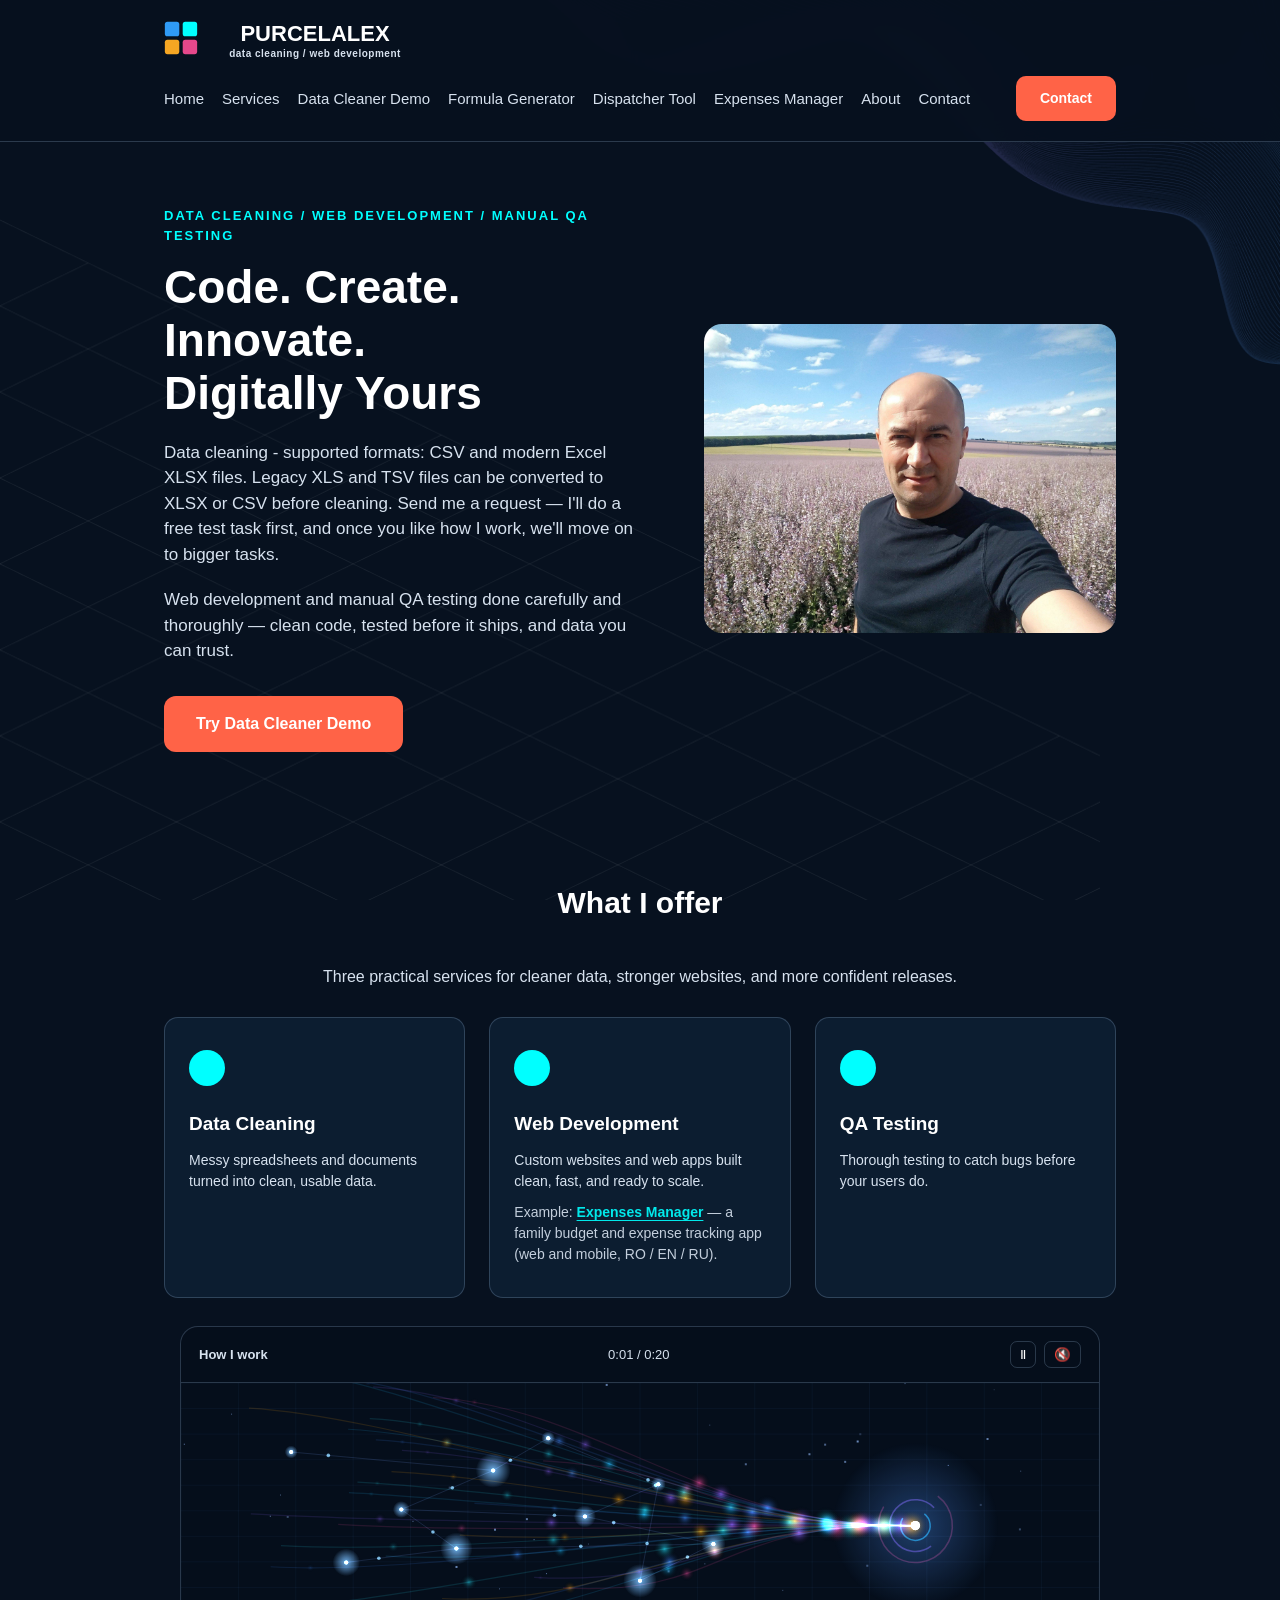
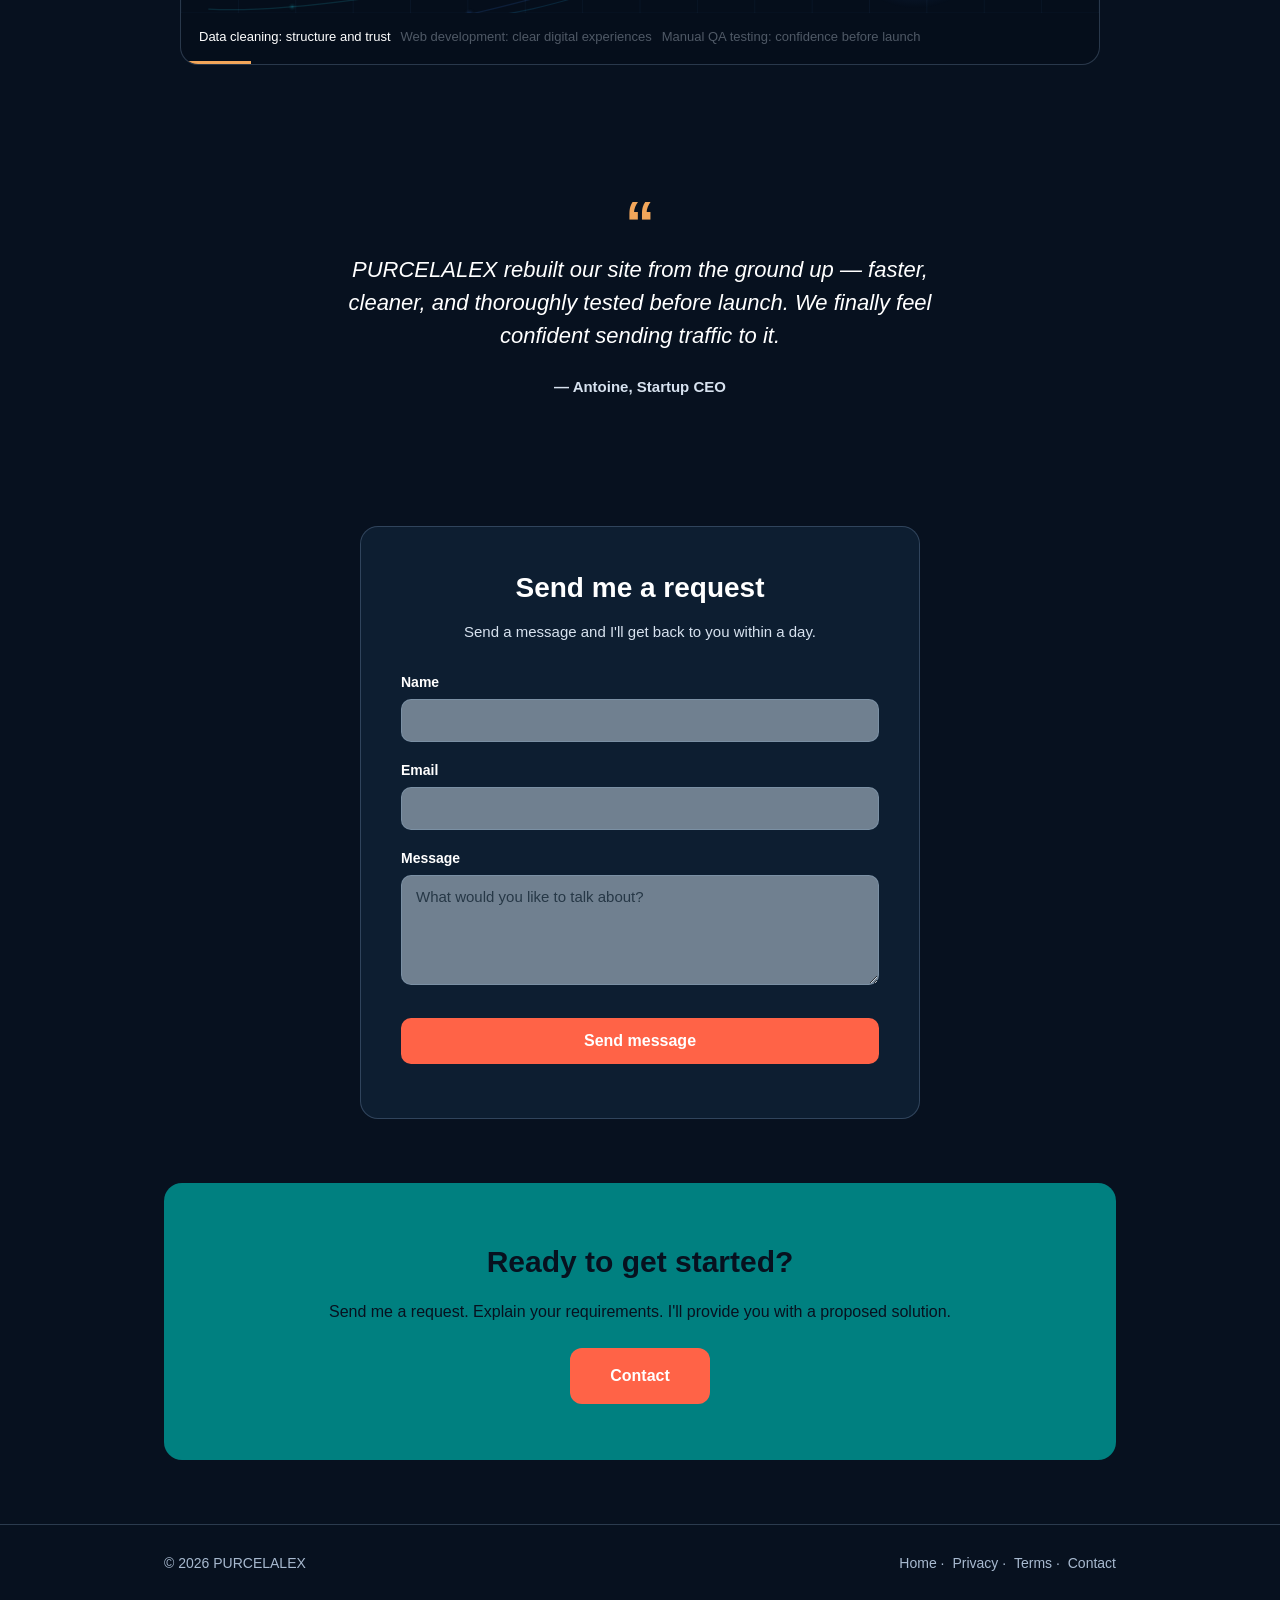
<file: index.html>
<!DOCTYPE html>
<html lang="en">
<head>
<meta charset="UTF-8">
<meta name="viewport" content="width=device-width, initial-scale=1.0">
<title>PURCELALEX — data cleaning/web development</title>
<link rel="icon" type="image/svg+xml" href="logo-icon.svg">
<link rel="stylesheet" href="styles.css">
</head>
<body>

  <header>
    <nav class="container">
      <a href="index.html" class="logo">
        <img class="logo-mark" src="logo-iqon.svg" alt="">
        <span class="logo-copy"><span class="logo-name">PURCELALEX</span><span class="logo-tagline">data cleaning / web development</span></span>
      </a>
      <ul class="nav-links">
        <li><a href="index.html">Home</a></li>
        <li><a href="services.html">Services</a></li>
        <li><a href="data-cleaner-demo.html">Data Cleaner Demo</a></li>
        <li><a href="https://formula.purcelalex.com/">Formula Generator</a></li>
        <li><a href="https://dispatcher.purcelalex.com/" target="_blank" rel="noopener">Dispatcher Tool</a></li>
        <li><a href="https://expenses.purcelalex.com/" target="_blank" rel="noopener">Expenses Manager</a></li>
        <li><a href="about.html">About</a></li>
        <li><a href="contact.html">Contact</a></li>
      </ul>
      <button class="menu-toggle" type="button" aria-label="Open navigation menu" aria-expanded="false"><span></span><span></span><span></span></button>
      <a href="contact.html" class="btn btn-primary">Contact</a>
    </nav>
  </header>

  <section class="hero">
    <div class="container">
      <div class="hero-copy">
        <div class="eyebrow">Data Cleaning / Web development / Manual QA Testing</div>
        <h1>Code. Create. Innovate.<br>Digitally Yours</h1>
        <p>Data cleaning - supported formats: CSV and modern Excel XLSX files.
           Legacy XLS and TSV files can be converted to XLSX or CSV before cleaning. 
           Send me a request — I'll do a free test task first, and once you like how I work, we'll move on to bigger tasks.</p>
        <p>Web development and manual QA testing done carefully and thoroughly — clean code, tested before it ships, and data you can trust.</p>
        <div class="hero-ctas">
          <a href="data-cleaner-demo.html" class="btn btn-primary">Try Data Cleaner Demo</a>
        </div>

      </div>
      <div class="hero-image">
        <img src="purcelalex.jpg" alt="Portrait" class="coach-photo">
      </div>
    </div>
  </section>

  <section class="services" id="services">
    <div class="container">
      <h2>What I offer</h2>
      <p class="services-intro">Three practical services for cleaner data, stronger websites, and more confident releases.</p>
      <div class="cards">
        <div class="card">
          <div class="icon"></div>
          <h3>Data Cleaning</h3>
          <p>Messy spreadsheets and documents turned into clean, usable data.</p>
        </div>
        <div class="card">
          <div class="icon"></div>
          <h3>Web Development</h3>
          <p>Custom websites and web apps built clean, fast, and ready to scale.</p>
          <p class="card-example">Example: <a href="https://expenses.purcelalex.com/" target="_blank" rel="noopener">Expenses Manager</a> — a family budget and expense tracking app (web and mobile, RO / EN / RU).</p>
        </div>
        <div class="card">
          <div class="icon"></div>
          <h3>QA Testing</h3>
          <p>Thorough testing to catch bugs before your users do.</p>
        </div>
      </div>
      <div class="services-animation" id="autoAnim" aria-label="Service workflow animation">
        <div class="aa-top"><strong>How I work</strong><span class="aa-time">0:00 / 0:20</span><span class="aa-controls"><button class="aa-play" type="button" aria-label="Pause animation">Ⅱ</button><button class="aa-sound" type="button" aria-label="Enable ambient sound">🔇</button></span></div>
        <canvas class="aa-canvas"></canvas>
        <div class="aa-lines"><span class="aa-line">Data cleaning: structure and trust</span><span class="aa-line">Web development: clear digital experiences</span><span class="aa-line">Manual QA testing: confidence before launch</span></div>
        <div class="aa-bar" style="height:3px;background:var(--orange);width:0"></div>
      </div>
    </div>
  </section>

  <section class="testimonial" id="about">
    <div class="quote-mark">&ldquo;</div>
    <p>PURCELALEX rebuilt our site from the ground up — faster, cleaner, and thoroughly tested before launch. We finally feel confident sending traffic to it.</p>
    <div class="author">— Antoine, Startup CEO</div>
  </section>

  <section class="contact" id="contact">
    <div class="container">
      <div class="contact-box">
        <h2>Send me a request</h2>
        <p class="contact-sub">Send a message and I'll get back to you within a day.</p>

        <form id="contact-form" action="mailto:purcelalex@outlook.com" method="POST" enctype="text/plain">
          <div class="form-group">
            <label for="name">Name</label>
            <input type="text" id="name" name="name" required>
          </div>
          <div class="form-group">
            <label for="email">Email</label>
            <input type="email" id="email" name="email" required>
          </div>
          <div class="form-group">
            <label for="message">Message</label>
            <textarea id="message" name="message" required placeholder="What would you like to talk about?"></textarea>
          </div>
          <button type="submit" class="btn btn-primary form-submit">Send message</button>
          <div id="form-status" class="form-status" role="status"></div>
        </form>
      </div>
    </div>
  </section>

  <section class="cta-band">
    <h2>Ready to get started?</h2>
    <p>Send me a request. Explain your requirements. I'll provide you with a proposed solution.</p>
    <a href="#contact" class="btn btn-primary">Contact</a>
  </section>

  <footer>
    <div class="container">
      <p>&copy; 2026 PURCELALEX</p>
      <div class="footer-links">
        <a href="index.html">Home</a> ·
        <a href="privacy.html">Privacy</a> ·
        <a href="terms.html">Terms</a> ·
        <a href="contact.html">Contact</a>
      </div>
    </div>
  </footer>

  <script src="script.js"></script>
  <script src="nav.js"></script>
  <script src="anim.js"></script>

  <script src="logo-align.js"></script>

</body>
</html>
</file>
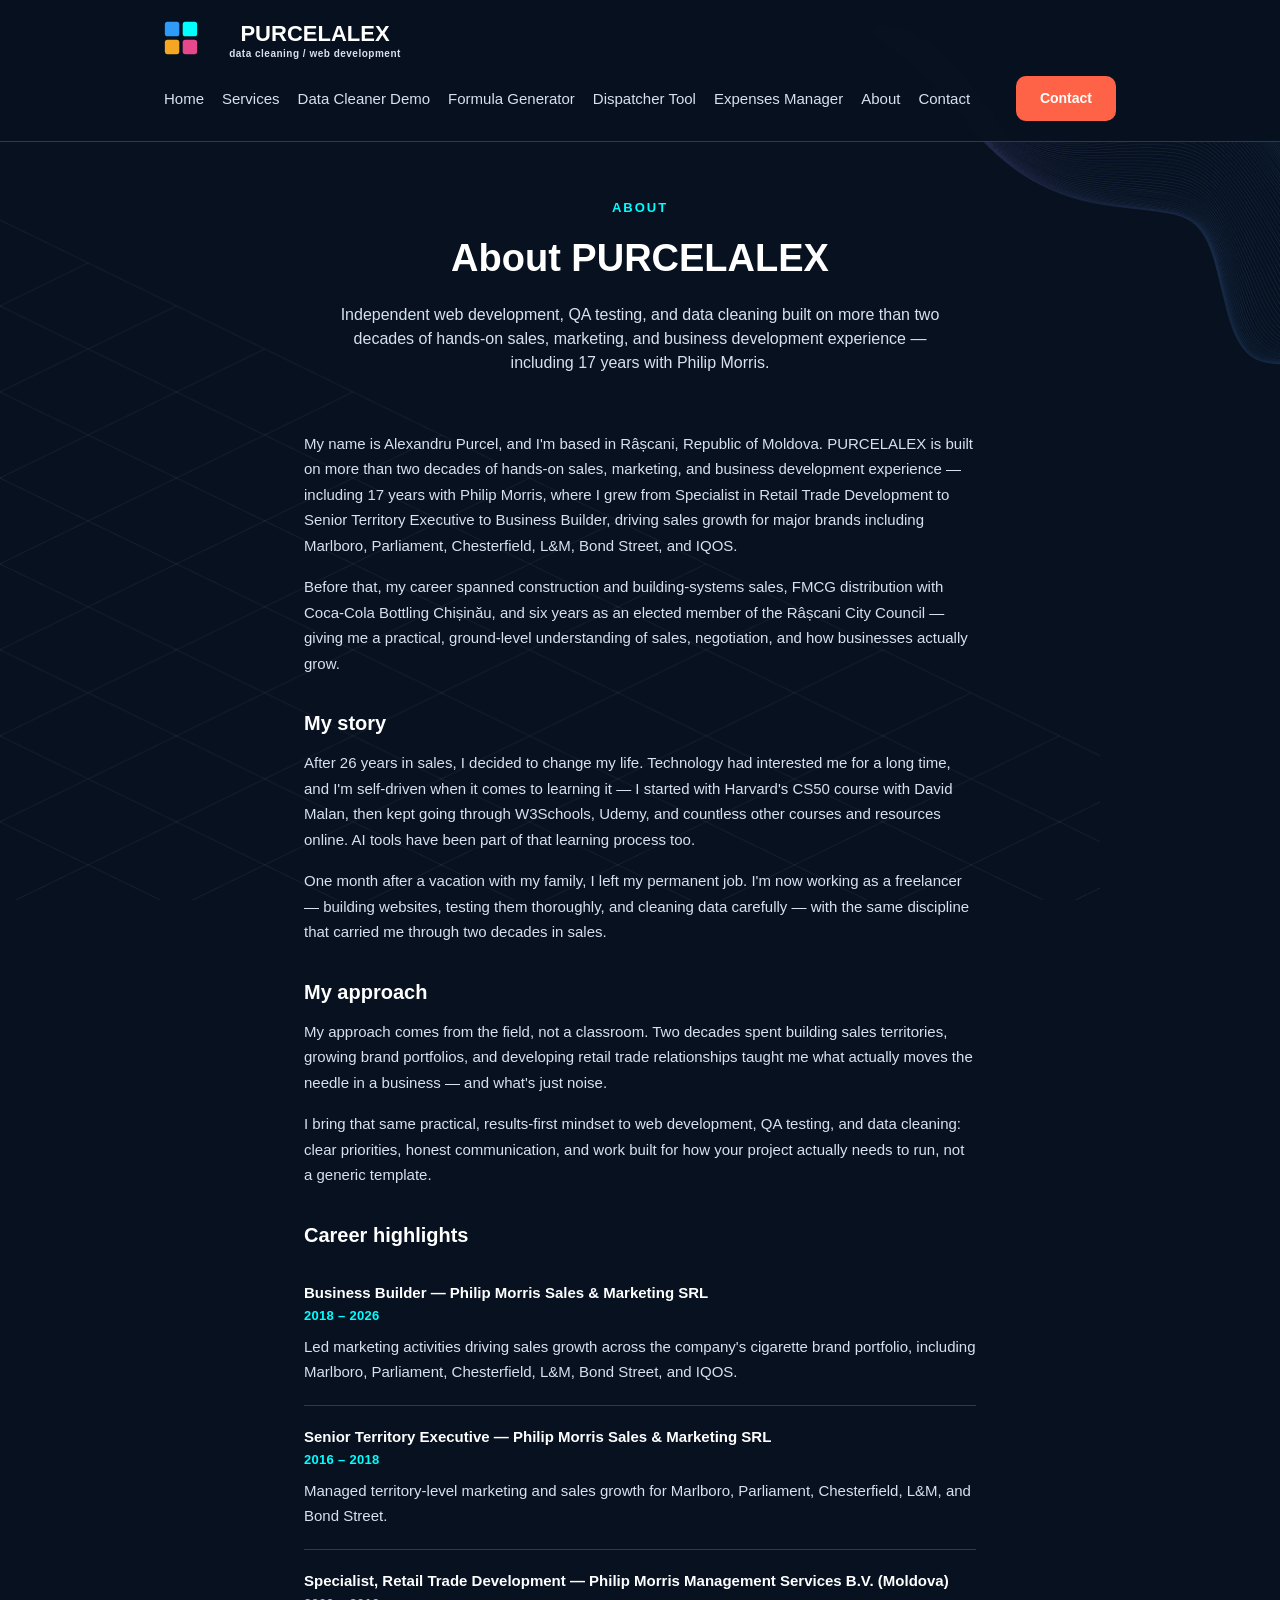
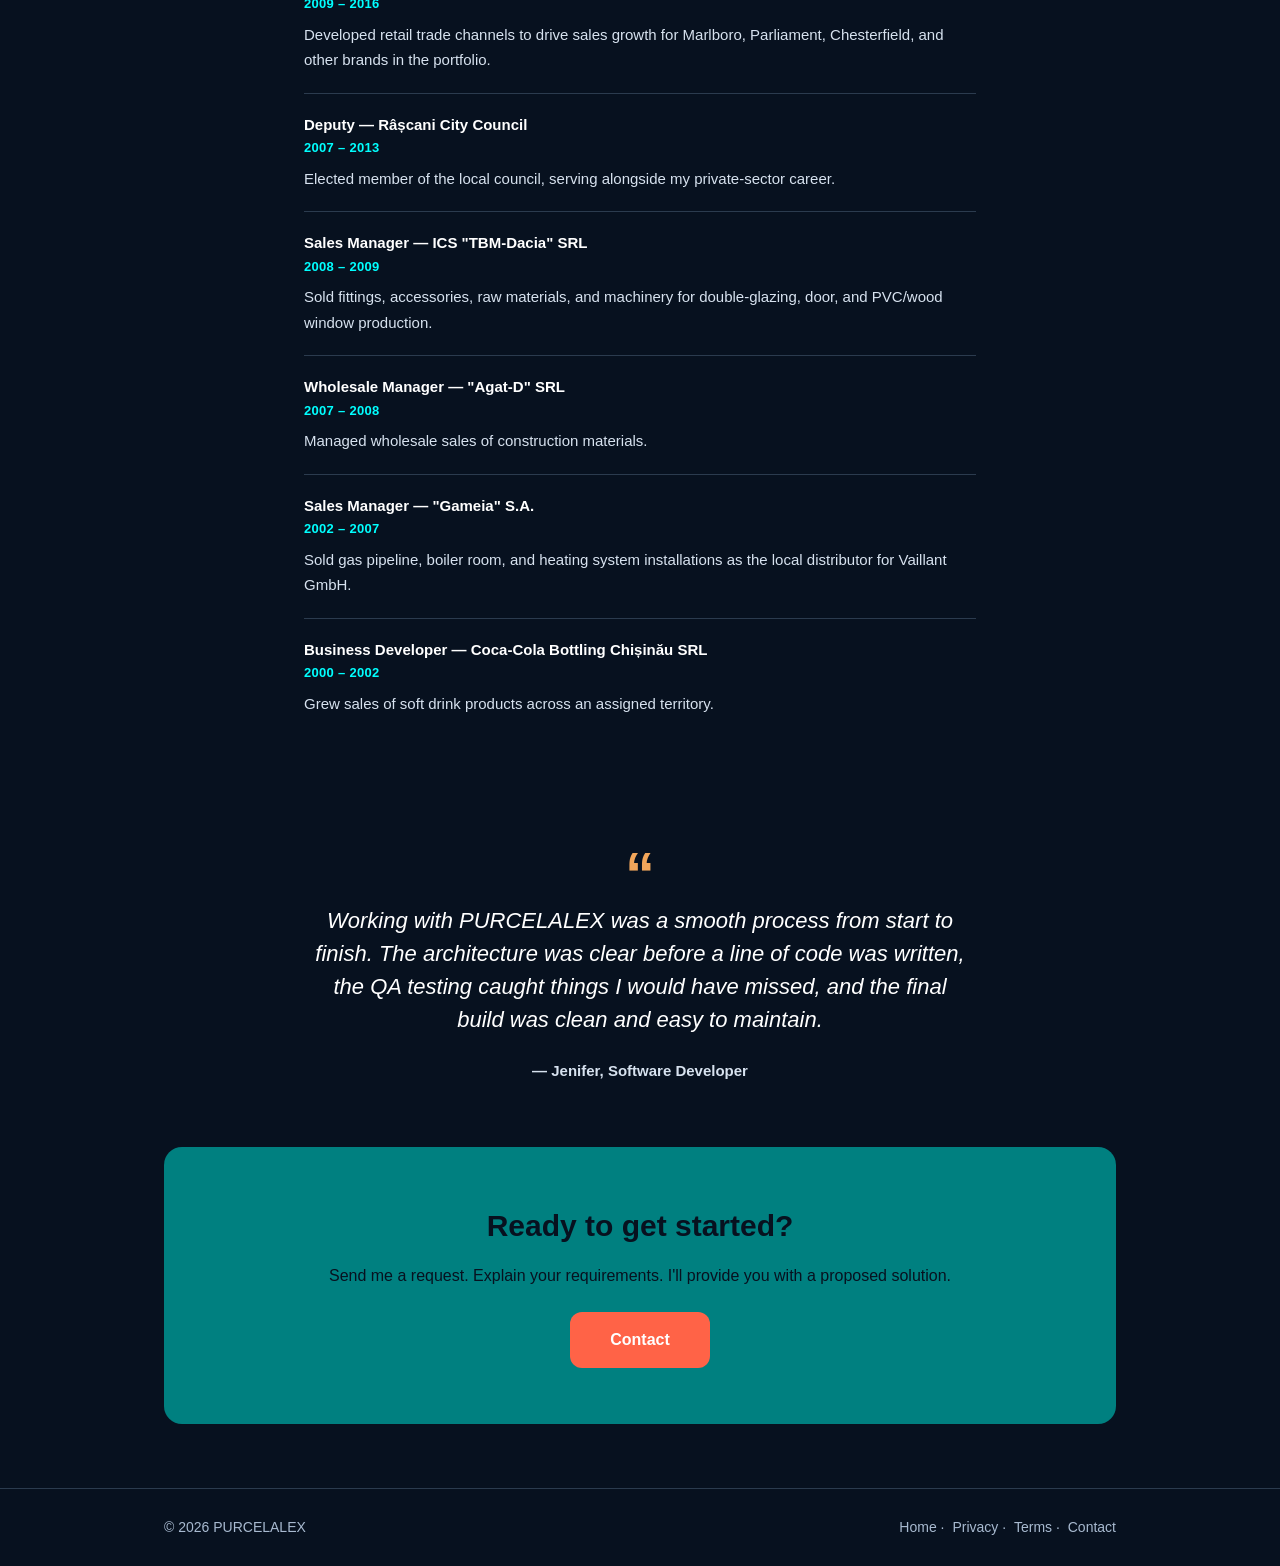
<file: about.html>
<!DOCTYPE html>
<html lang="en">
<head>
<meta charset="UTF-8">
<meta name="viewport" content="width=device-width, initial-scale=1.0">
<title>About — PURCELALEX</title>
<link rel="icon" type="image/svg+xml" href="logo-icon.svg">
<link rel="stylesheet" href="styles.css">
</head>
<body>

  <header>
    <nav class="container">
      <a href="index.html" class="logo">
        <img class="logo-mark" src="logo-iqon.svg" alt="">
        <span class="logo-copy"><span class="logo-name">PURCELALEX</span><span class="logo-tagline">data cleaning / web development</span></span>
      </a>
      <ul class="nav-links">
        <li><a href="index.html">Home</a></li>
        <li><a href="services.html">Services</a></li>
        <li><a href="data-cleaner-demo.html">Data Cleaner Demo</a></li>
        <li><a href="https://formula.purcelalex.com/">Formula Generator</a></li>
        <li><a href="https://dispatcher.purcelalex.com/" target="_blank" rel="noopener">Dispatcher Tool</a></li>
        <li><a href="https://expenses.purcelalex.com/" target="_blank" rel="noopener">Expenses Manager</a></li>
        <li><a href="about.html">About</a></li>
        <li><a href="contact.html">Contact</a></li>
      </ul>
      <button class="menu-toggle" type="button" aria-label="Open navigation menu" aria-expanded="false"><span></span><span></span><span></span></button>
      <a href="contact.html" class="btn btn-primary">Contact</a>
    </nav>
  </header>

  <section class="page-hero">
    <div class="container">
      <div class="eyebrow">About</div>
      <h1>About PURCELALEX</h1>
      <p>Independent web development, QA testing, and data cleaning built on more than two decades of hands-on sales, marketing, and business development experience — including 17 years with Philip Morris.</p>
    </div>
  </section>

  <div class="prose">
    <p>My name is Alexandru Purcel, and I'm based in R&acirc;&#537;cani, Republic of Moldova. PURCELALEX is built on more than two decades of hands-on sales, marketing, and business development experience — including 17 years with Philip Morris, where I grew from Specialist in Retail Trade Development to Senior Territory Executive to Business Builder, driving sales growth for major brands including Marlboro, Parliament, Chesterfield, L&amp;M, Bond Street, and IQOS.</p>
    <p>Before that, my career spanned construction and building-systems sales, FMCG distribution with Coca-Cola Bottling Chi&#537;in&#259;u, and six years as an elected member of the R&acirc;&#537;cani City Council — giving me a practical, ground-level understanding of sales, negotiation, and how businesses actually grow.</p>

    <h2>My story</h2>
    <p>After 26 years in sales, I decided to change my life. Technology had interested me for a long time, and I'm self-driven when it comes to learning it — I started with Harvard's CS50 course with David Malan, then kept going through W3Schools, Udemy, and countless other courses and resources online. AI tools have been part of that learning process too.</p>
    <p>One month after a vacation with my family, I left my permanent job. I'm now working as a freelancer — building websites, testing them thoroughly, and cleaning data carefully — with the same discipline that carried me through two decades in sales.</p>

    <h2>My approach</h2>
    <p>My approach comes from the field, not a classroom. Two decades spent building sales territories, growing brand portfolios, and developing retail trade relationships taught me what actually moves the needle in a business — and what's just noise.</p>
    <p>I bring that same practical, results-first mindset to web development, QA testing, and data cleaning: clear priorities, honest communication, and work built for how your project actually needs to run, not a generic template.</p>

    <h2>Career highlights</h2>
    <ul class="timeline">
      <li>
        <div class="timeline-role">Business Builder — Philip Morris Sales &amp; Marketing SRL</div>
        <div class="timeline-meta">2018 – 2026</div>
        <p>Led marketing activities driving sales growth across the company's cigarette brand portfolio, including Marlboro, Parliament, Chesterfield, L&amp;M, Bond Street, and IQOS.</p>
      </li>
      <li>
        <div class="timeline-role">Senior Territory Executive — Philip Morris Sales &amp; Marketing SRL</div>
        <div class="timeline-meta">2016 – 2018</div>
        <p>Managed territory-level marketing and sales growth for Marlboro, Parliament, Chesterfield, L&amp;M, and Bond Street.</p>
      </li>
      <li>
        <div class="timeline-role">Specialist, Retail Trade Development — Philip Morris Management Services B.V. (Moldova)</div>
        <div class="timeline-meta">2009 – 2016</div>
        <p>Developed retail trade channels to drive sales growth for Marlboro, Parliament, Chesterfield, and other brands in the portfolio.</p>
      </li>
      <li>
        <div class="timeline-role">Deputy — R&acirc;&#537;cani City Council</div>
        <div class="timeline-meta">2007 – 2013</div>
        <p>Elected member of the local council, serving alongside my private-sector career.</p>
      </li>
      <li>
        <div class="timeline-role">Sales Manager — ICS "TBM-Dacia" SRL</div>
        <div class="timeline-meta">2008 – 2009</div>
        <p>Sold fittings, accessories, raw materials, and machinery for double-glazing, door, and PVC/wood window production.</p>
      </li>
      <li>
        <div class="timeline-role">Wholesale Manager — "Agat-D" SRL</div>
        <div class="timeline-meta">2007 – 2008</div>
        <p>Managed wholesale sales of construction materials.</p>
      </li>
      <li>
        <div class="timeline-role">Sales Manager — "Gameia" S.A.</div>
        <div class="timeline-meta">2002 – 2007</div>
        <p>Sold gas pipeline, boiler room, and heating system installations as the local distributor for Vaillant GmbH.</p>
      </li>
      <li>
        <div class="timeline-role">Business Developer — Coca-Cola Bottling Chi&#537;in&#259;u SRL</div>
        <div class="timeline-meta">2000 – 2002</div>
        <p>Grew sales of soft drink products across an assigned territory.</p>
      </li>
    </ul>
  </div>

  <section class="testimonial">
    <div class="quote-mark">&ldquo;</div>
    <p>Working with PURCELALEX was a smooth process from start to finish. The architecture was clear before a line of code was written, the QA testing caught things I would have missed, and the final build was clean and easy to maintain.</p>
    <div class="author">— Jenifer, Software Developer</div>
  </section>

  <section class="cta-band">
    <h2>Ready to get started?</h2>
    <p>Send me a request. Explain your requirements. I'll provide you with a proposed solution.</p>
    <a href="contact.html" class="btn btn-primary">Contact</a>
  </section>

  <footer>
    <div class="container">
      <p>&copy; 2026 PURCELALEX</p>
      <div class="footer-links">
        <a href="index.html">Home</a> ·
        <a href="privacy.html">Privacy</a> ·
        <a href="terms.html">Terms</a> ·
        <a href="contact.html">Contact</a>
      </div>
    </div>
  </footer>

  <script src="logo-align.js"></script>
  <script src="nav.js"></script>

</body>
</html>
</file>
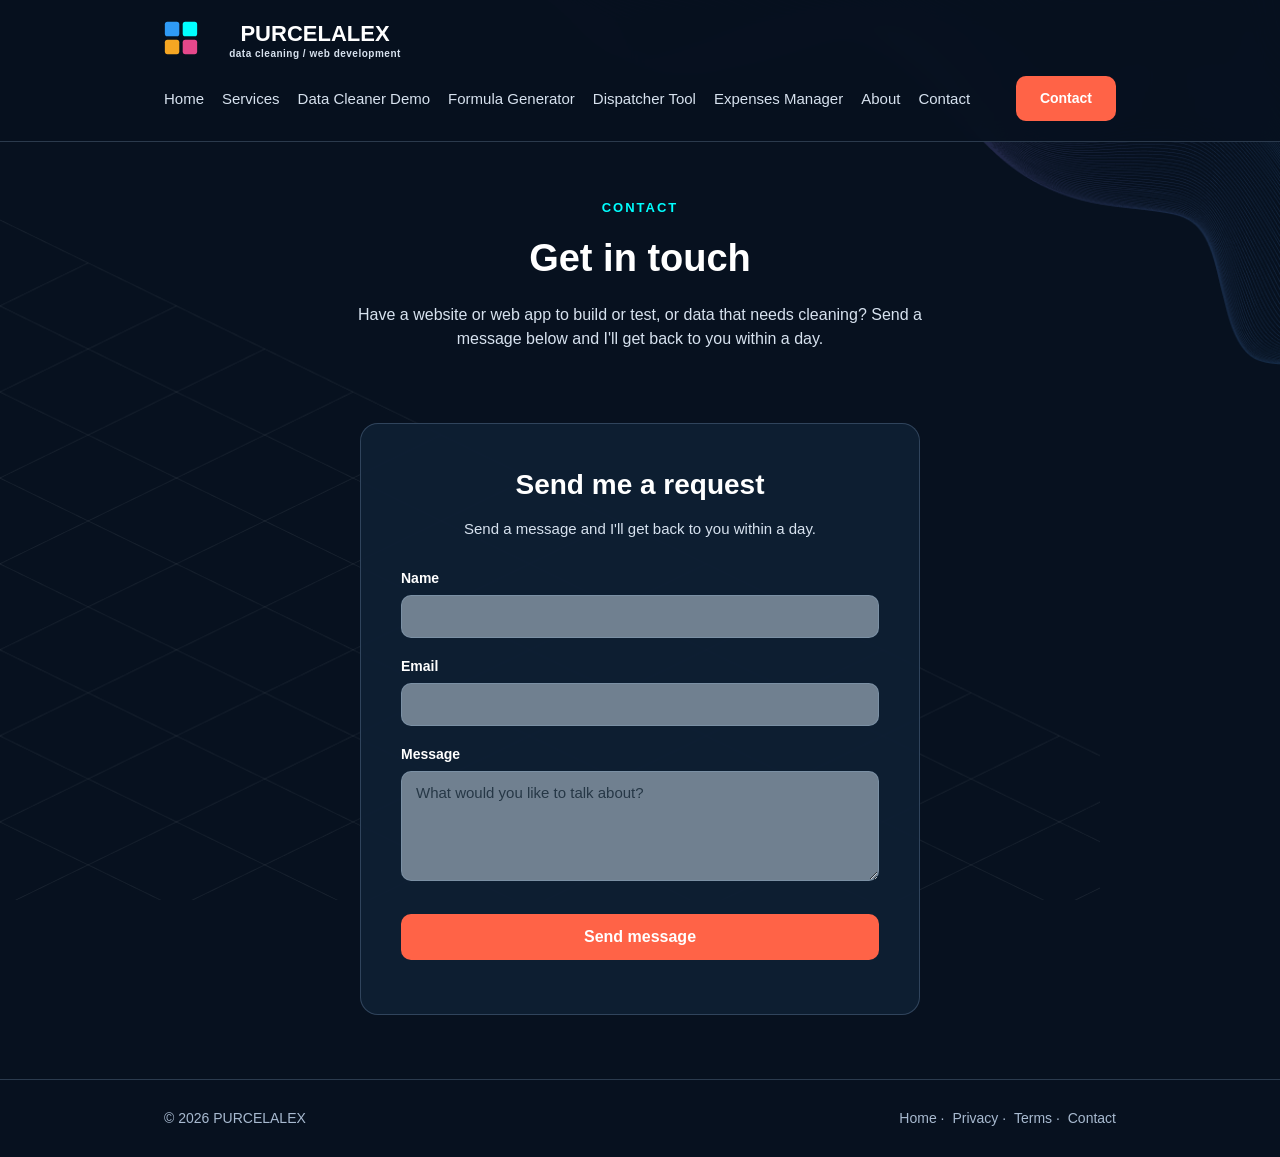
<file: contact.html>
<!DOCTYPE html>
<html lang="en">
<head>
<meta charset="UTF-8">
<meta name="viewport" content="width=device-width, initial-scale=1.0">
<title>Contact — PURCELALEX</title>
<link rel="icon" type="image/svg+xml" href="logo-icon.svg">
<link rel="stylesheet" href="styles.css">
</head>
<body>

  <header>
    <nav class="container">
      <a href="index.html" class="logo">
        <img class="logo-mark" src="logo-iqon.svg" alt="">
        <span class="logo-copy"><span class="logo-name">PURCELALEX</span><span class="logo-tagline">data cleaning / web development</span></span>
      </a>
      <ul class="nav-links">
        <li><a href="index.html">Home</a></li>
        <li><a href="services.html">Services</a></li>
        <li><a href="data-cleaner-demo.html">Data Cleaner Demo</a></li>
        <li><a href="https://formula.purcelalex.com/">Formula Generator</a></li>
        <li><a href="https://dispatcher.purcelalex.com/" target="_blank" rel="noopener">Dispatcher Tool</a></li>
        <li><a href="https://expenses.purcelalex.com/" target="_blank" rel="noopener">Expenses Manager</a></li>
        <li><a href="about.html">About</a></li>
        <li><a href="contact.html">Contact</a></li>
      </ul>
      <button class="menu-toggle" type="button" aria-label="Open navigation menu" aria-expanded="false"><span></span><span></span><span></span></button>
      <a href="contact.html" class="btn btn-primary">Contact</a>
    </nav>
  </header>

  <section class="page-hero">
    <div class="container">
      <div class="eyebrow">Contact</div>
      <h1>Get in touch</h1>
      <p>Have a website or web app to build or test, or data that needs cleaning? Send a message below and I'll get back to you within a day.</p>
    </div>
  </section>

  <section class="contact">
    <div class="container">
      <div class="contact-box">
        <h2>Send me a request</h2>
        <p class="contact-sub">Send a message and I'll get back to you within a day.</p>

        <form id="contact-form" action="mailto:purcelalex@outlook.com" method="POST" enctype="text/plain">
          <div class="form-group">
            <label for="name">Name</label>
            <input type="text" id="name" name="name" required>
          </div>
          <div class="form-group">
            <label for="email">Email</label>
            <input type="email" id="email" name="email" required>
          </div>
          <div class="form-group">
            <label for="message">Message</label>
            <textarea id="message" name="message" required placeholder="What would you like to talk about?"></textarea>
          </div>
          <button type="submit" class="btn btn-primary form-submit">Send message</button>
          <div id="form-status" class="form-status" role="status"></div>
        </form>
      </div>
    </div>
  </section>

  <footer>
    <div class="container">
      <p>&copy; 2026 PURCELALEX</p>
      <div class="footer-links">
        <a href="index.html">Home</a> ·
        <a href="privacy.html">Privacy</a> ·
        <a href="terms.html">Terms</a> ·
        <a href="contact.html">Contact</a>
      </div>
    </div>
  </footer>

  <script src="script.js"></script>
  <script src="nav.js"></script>

  <script src="logo-align.js"></script>

</body>
</html>
</file>
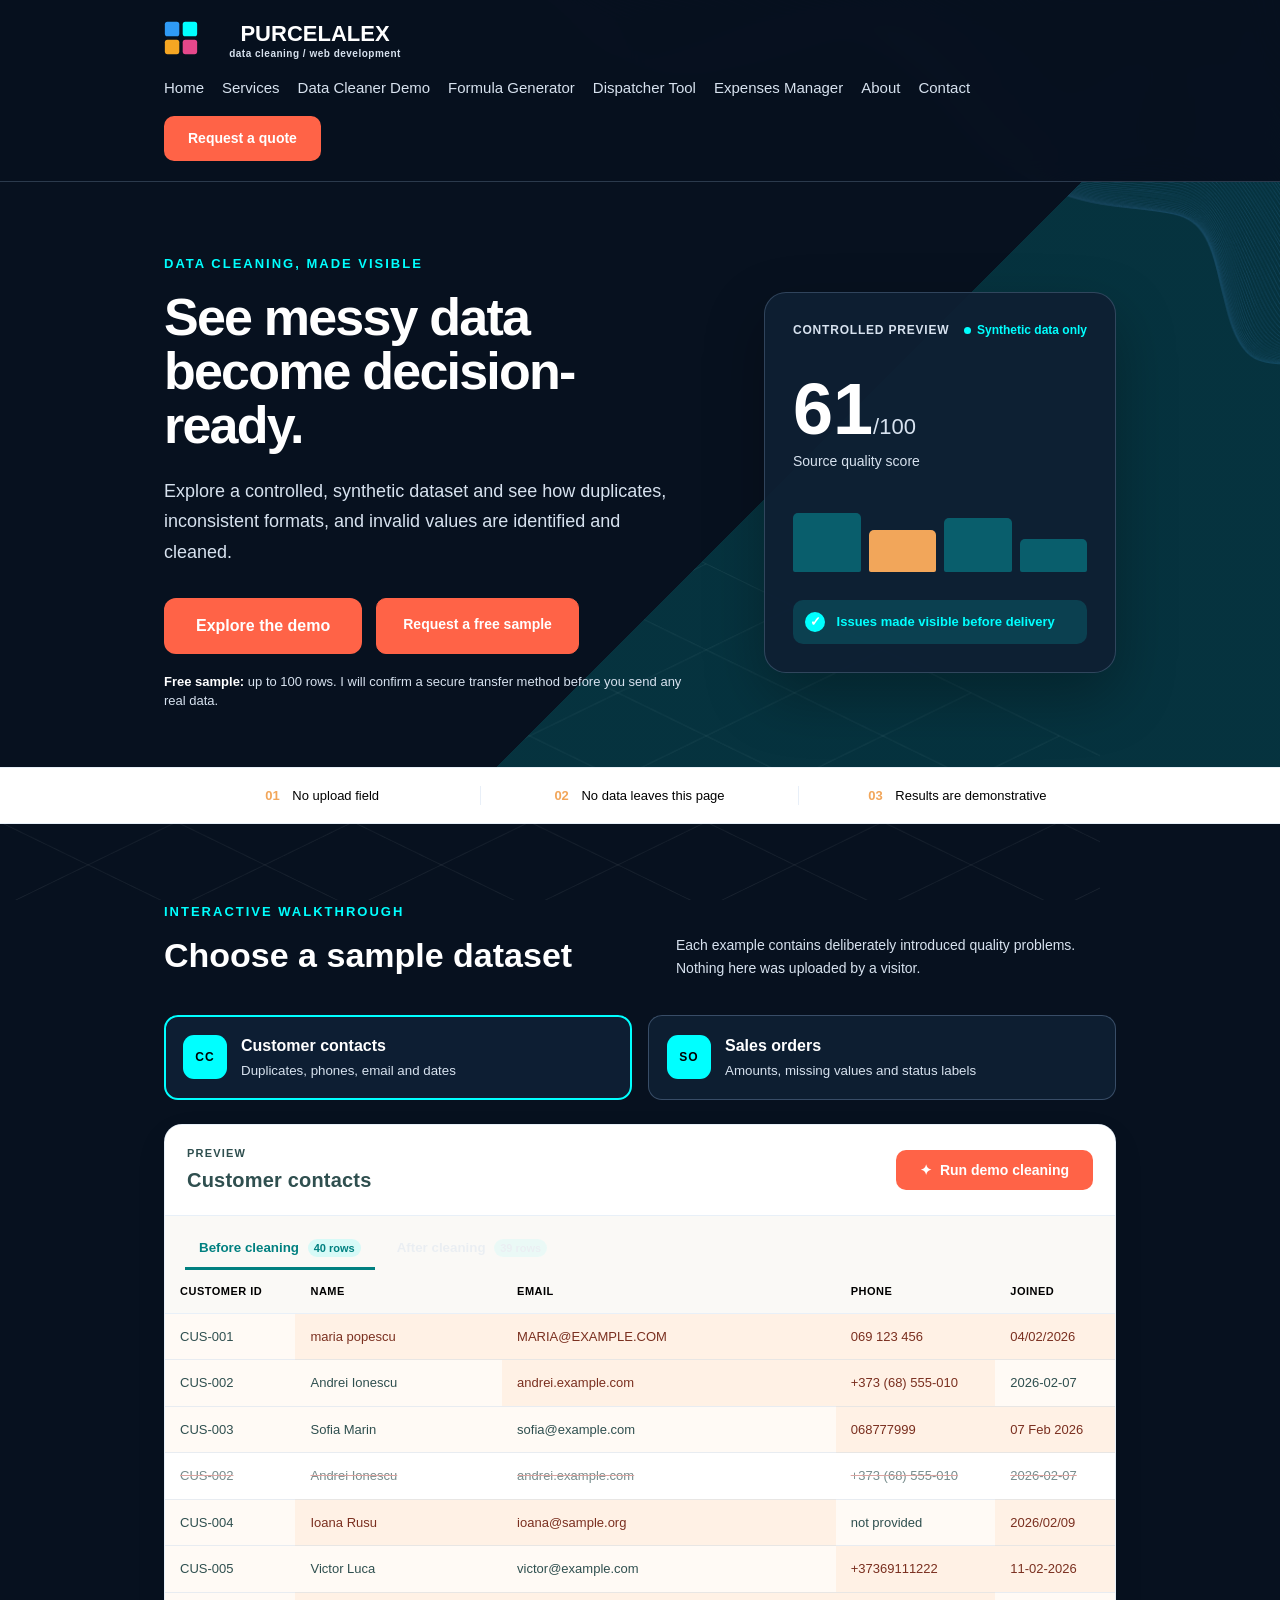
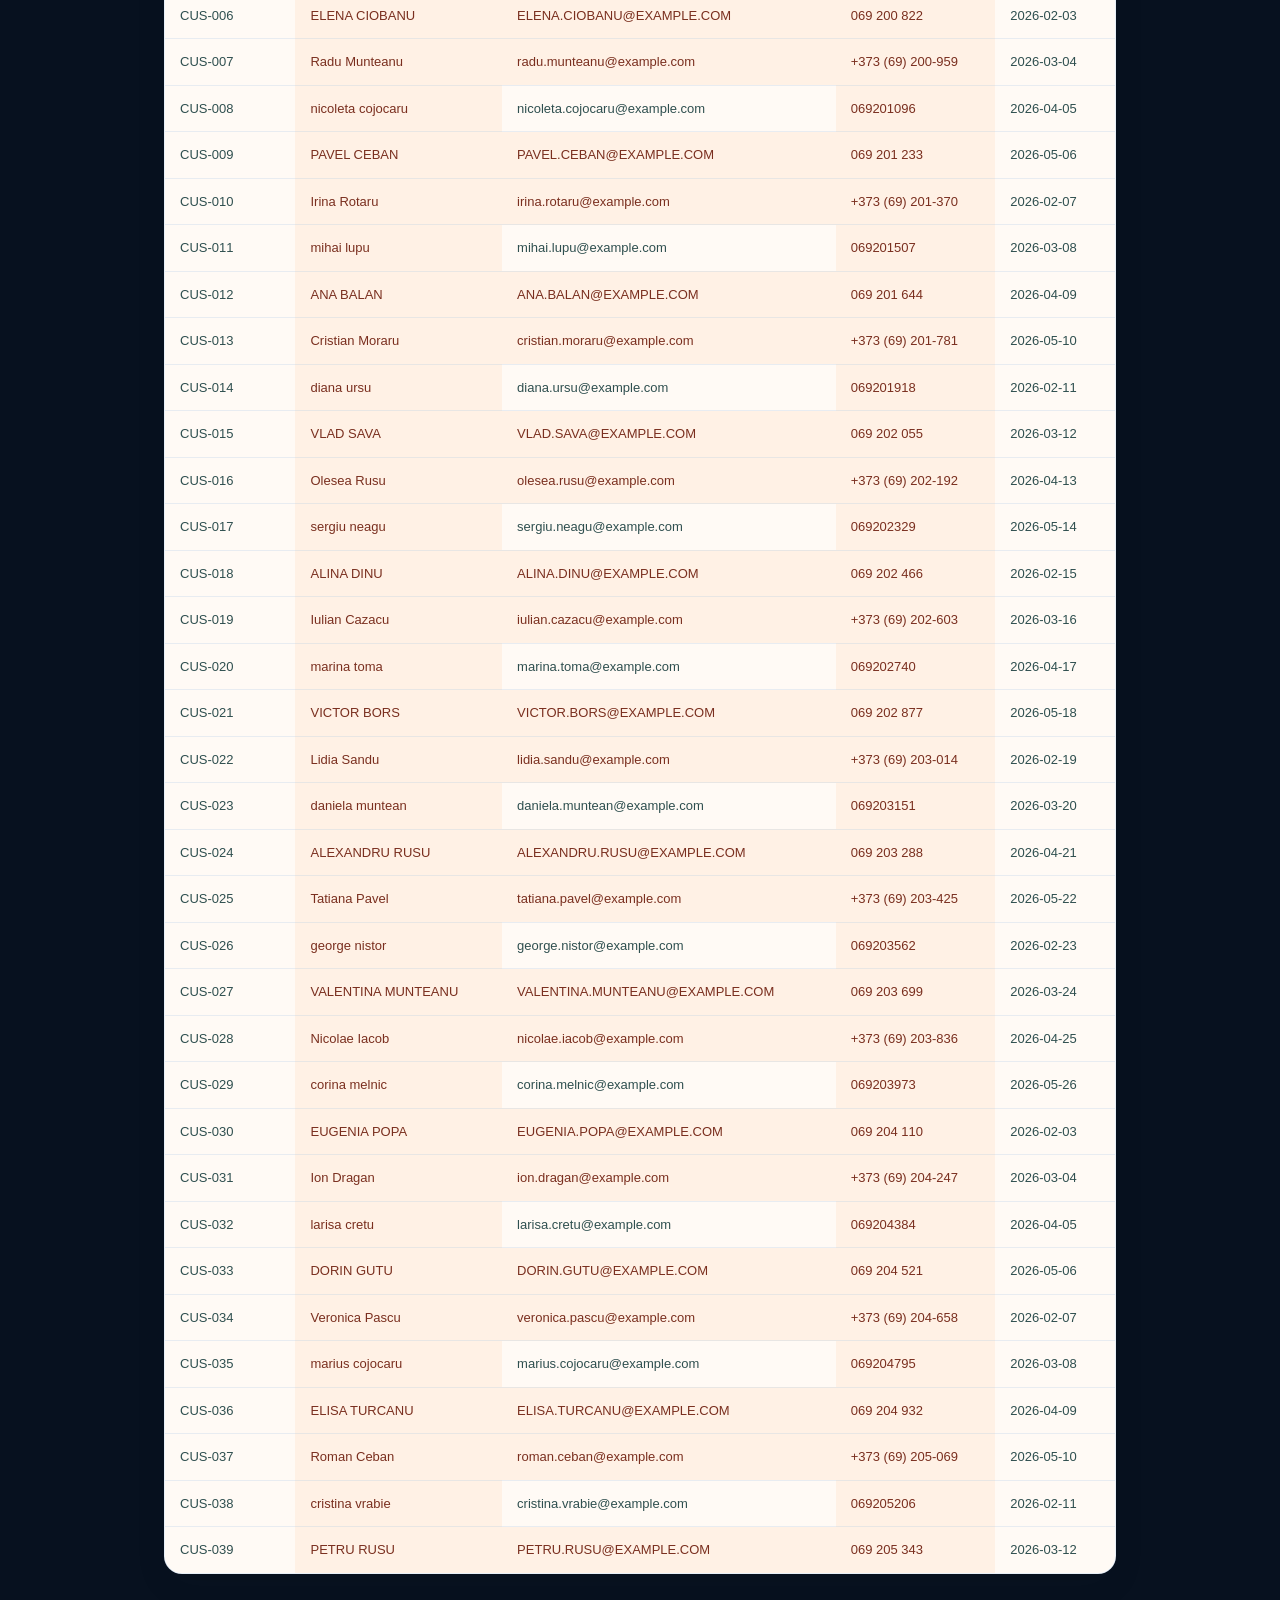
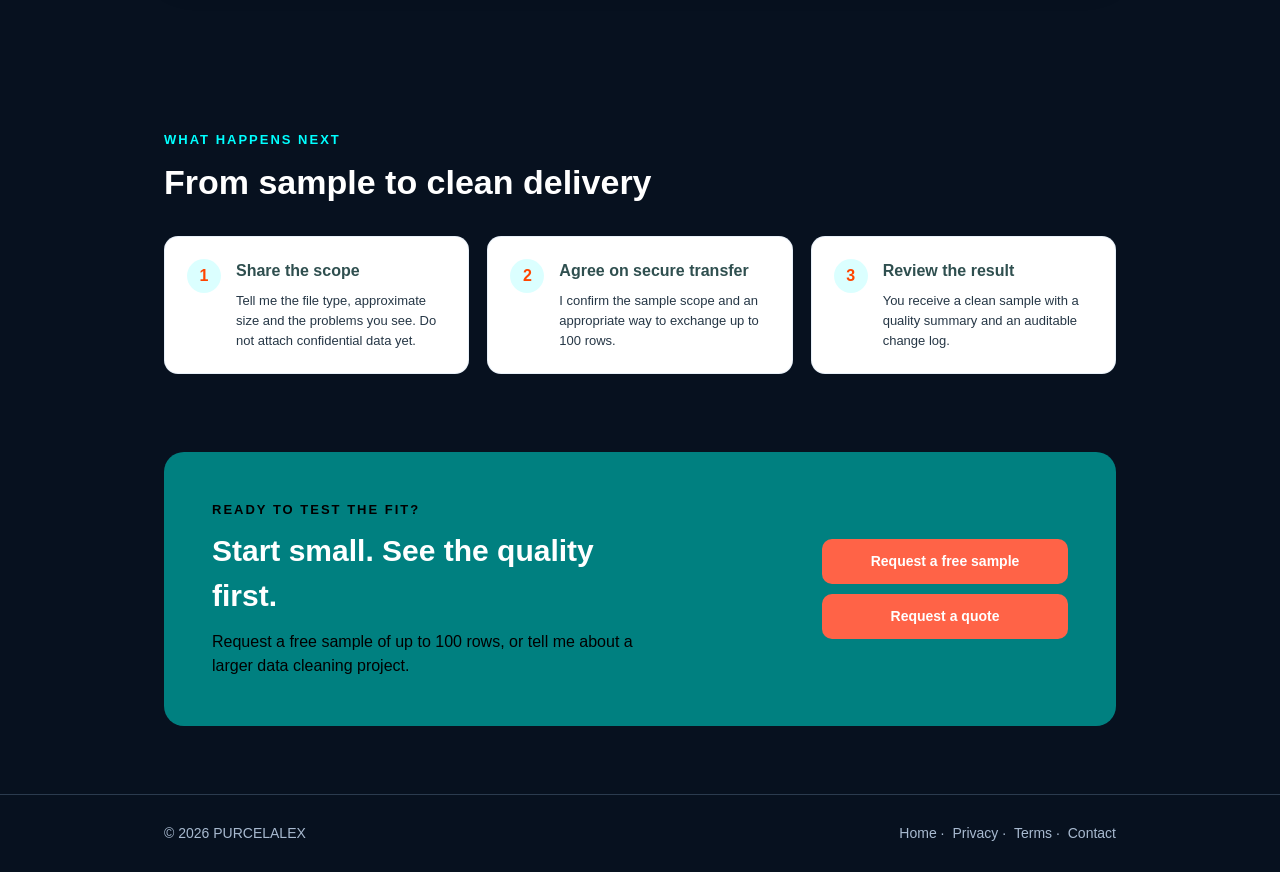
<file: data-cleaner-demo.html>
<!DOCTYPE html>
<html lang="en">
<head>
<meta charset="UTF-8">
<meta name="viewport" content="width=device-width, initial-scale=1.0">
<meta name="description" content="Explore a synthetic before-and-after data cleaning demo, then request a free sample of up to 100 rows.">
<title>Data Cleaner Demo — PURCELALEX</title>
<link rel="icon" type="image/svg+xml" href="logo-icon.svg">
<link rel="stylesheet" href="styles.css">
<link rel="stylesheet" href="data-cleaner-demo.css">
</head>
<body>
  <header>
    <nav class="container" aria-label="Main navigation">
      <a href="index.html" class="logo" aria-label="PURCELALEX home">
        <img class="logo-mark" src="logo-iqon.svg" alt="">
        <span class="logo-copy"><span class="logo-name">PURCELALEX</span><span class="logo-tagline">data cleaning / web development</span></span>
      </a>
      <ul class="nav-links">
        <li><a href="index.html">Home</a></li>
        <li><a href="services.html">Services</a></li>
        <li><a href="data-cleaner-demo.html" aria-current="page">Data Cleaner Demo</a></li>
        <li><a href="https://formula.purcelalex.com/">Formula Generator</a></li>
        <li><a href="https://dispatcher.purcelalex.com/" target="_blank" rel="noopener">Dispatcher Tool</a></li>
        <li><a href="https://expenses.purcelalex.com/" target="_blank" rel="noopener">Expenses Manager</a></li>
        <li><a href="about.html">About</a></li>
        <li><a href="contact.html">Contact</a></li>
      </ul>
      <button class="menu-toggle" type="button" aria-label="Open navigation menu" aria-expanded="false"><span></span><span></span><span></span></button>
      <a href="contact.html?service=quote" class="btn btn-primary">Request a quote</a>
    </nav>
  </header>

  <main>
    <section class="demo-hero">
      <div class="container demo-hero-grid">
        <div>
          <div class="eyebrow">Data cleaning, made visible</div>
          <h1>See messy data become decision-ready.</h1>
          <p class="demo-lead">Explore a controlled, synthetic dataset and see how duplicates, inconsistent formats, and invalid values are identified and cleaned.</p>
          <div class="demo-hero-actions">
            <a class="btn btn-teal" href="#interactive-demo">Explore the demo</a>
            <a class="btn btn-outline" href="contact.html?service=free-sample">Request a free sample</a>
          </div>
          <p class="sample-limit"><strong>Free sample:</strong> up to 100 rows. I will confirm a secure transfer method before you send any real data.</p>
        </div>
        <div class="hero-proof" aria-label="Demo overview">
          <div class="proof-topline"><span>Controlled preview</span><span class="live-dot">Synthetic data only</span></div>
          <div class="proof-score"><span id="hero-score">61</span><small>/100</small></div>
          <p>Source quality score</p>
          <div class="proof-bars" aria-hidden="true">
            <span style="--bar:82%"></span><span style="--bar:58%"></span><span style="--bar:74%"></span><span style="--bar:45%"></span>
          </div>
          <div class="proof-result"><span aria-hidden="true">✓</span> Issues made visible before delivery</div>
        </div>
      </div>
    </section>

    <section class="trust-strip" aria-label="Demo safeguards">
      <div class="container trust-items">
        <span><b>01</b> No upload field</span>
        <span><b>02</b> No data leaves this page</span>
        <span><b>03</b> Results are demonstrative</span>
      </div>
    </section>

    <section class="demo-section" id="interactive-demo">
      <div class="container">
        <div class="section-heading">
          <div>
            <div class="eyebrow">Interactive walkthrough</div>
            <h2>Choose a sample dataset</h2>
          </div>
          <p>Each example contains deliberately introduced quality problems. Nothing here was uploaded by a visitor.</p>
        </div>

        <div class="dataset-picker" role="radiogroup" aria-label="Synthetic dataset">
          <button class="dataset-card is-active" type="button" role="radio" aria-checked="true" data-dataset="customers">
            <span class="dataset-icon" aria-hidden="true">CC</span>
            <span><strong>Customer contacts</strong><small>Duplicates, phones, email and dates</small></span>
          </button>
          <button class="dataset-card" type="button" role="radio" aria-checked="false" data-dataset="orders">
            <span class="dataset-icon" aria-hidden="true">SO</span>
            <span><strong>Sales orders</strong><small>Amounts, missing values and status labels</small></span>
          </button>
        </div>

        <div class="demo-workspace">
          <div class="workspace-toolbar">
            <div>
              <span class="workspace-label">Preview</span>
              <strong id="dataset-title">Customer contacts</strong>
            </div>
            <button class="btn btn-primary run-demo" id="run-demo" type="button">
              <span aria-hidden="true">✦</span> Run demo cleaning
            </button>
          </div>

          <div class="view-tabs" role="tablist" aria-label="Data preview">
            <button id="before-tab" role="tab" aria-selected="true" aria-controls="data-panel" data-view="before">Before cleaning <span id="before-count">6 rows</span></button>
            <button id="after-tab" role="tab" aria-selected="false" aria-controls="data-panel" data-view="after" disabled>After cleaning <span id="after-count">5 rows</span></button>
          </div>

          <div class="table-frame" id="data-panel" role="tabpanel" aria-labelledby="before-tab" tabindex="0">
            <table id="data-table">
              <caption class="sr-only">Synthetic data before cleaning</caption>
              <thead></thead>
              <tbody></tbody>
            </table>
          </div>
          <p class="table-hint">Scroll horizontally to see all columns on smaller screens.</p>
          <div class="processing-state" id="processing-state" role="status" aria-live="polite"></div>
        </div>
      </div>
    </section>

    <section class="results-section" id="results" hidden>
      <div class="container">
        <div class="section-heading">
          <div>
            <div class="eyebrow">Demonstrative result</div>
            <h2>Quality Summary</h2>
          </div>
          <p>The score describes source quality and visible review needs. It is not a guarantee that every value is correct.</p>
        </div>

        <div class="quality-grid">
          <article class="overall-card">
            <div class="score-ring" id="score-ring"><span id="overall-score">91</span><small>/100</small></div>
            <div><span class="quality-label">Overall quality</span><strong id="quality-verdict">Ready for review</strong><p id="quality-summary">A clear improvement after consistent, auditable corrections.</p></div>
          </article>
          <div class="metric-cards" id="metric-cards"></div>
        </div>

        <div class="change-log-card">
          <div class="change-log-header">
            <div><span class="workspace-label">Audit trail</span><h3>Change Log</h3></div>
            <span class="change-count" id="change-count">0 changes</span>
          </div>
          <div class="table-frame">
            <table id="change-table">
              <caption class="sr-only">Demonstrative data cleaning change log</caption>
              <thead><tr><th>Row</th><th>Field</th><th>Before</th><th>After</th><th>Reason</th></tr></thead>
              <tbody></tbody>
            </table>
          </div>
        </div>
      </div>
    </section>

    <section class="process-section">
      <div class="container">
        <div class="section-heading compact-heading">
          <div><div class="eyebrow">What happens next</div><h2>From sample to clean delivery</h2></div>
        </div>
        <ol class="process-steps">
          <li><span>1</span><div><strong>Share the scope</strong><p>Tell me the file type, approximate size and the problems you see. Do not attach confidential data yet.</p></div></li>
          <li><span>2</span><div><strong>Agree on secure transfer</strong><p>I confirm the sample scope and an appropriate way to exchange up to 100 rows.</p></div></li>
          <li><span>3</span><div><strong>Review the result</strong><p>You receive a clean sample with a quality summary and an auditable change log.</p></div></li>
        </ol>
      </div>
    </section>

    <section class="demo-cta">
      <div class="container demo-cta-inner">
        <div><div class="eyebrow">Ready to test the fit?</div><h2>Start small. See the quality first.</h2><p>Request a free sample of up to 100 rows, or tell me about a larger data cleaning project.</p></div>
        <div class="demo-cta-actions">
          <a href="contact.html?service=free-sample" class="btn btn-primary">Request a free sample</a>
          <a href="contact.html?service=quote" class="btn btn-light">Request a quote</a>
        </div>
      </div>
    </section>
  </main>

  <footer>
    <div class="container">
      <p>&copy; 2026 PURCELALEX</p>
      <div class="footer-links">
        <a href="index.html">Home</a> · <a href="privacy.html">Privacy</a> · <a href="terms.html">Terms</a> · <a href="contact.html">Contact</a>
      </div>
    </div>
  </footer>

  <script src="data-cleaner-demo.js"></script>
  <script src="nav.js"></script>
  <script src="logo-align.js"></script>
</body>
</html>
</file>
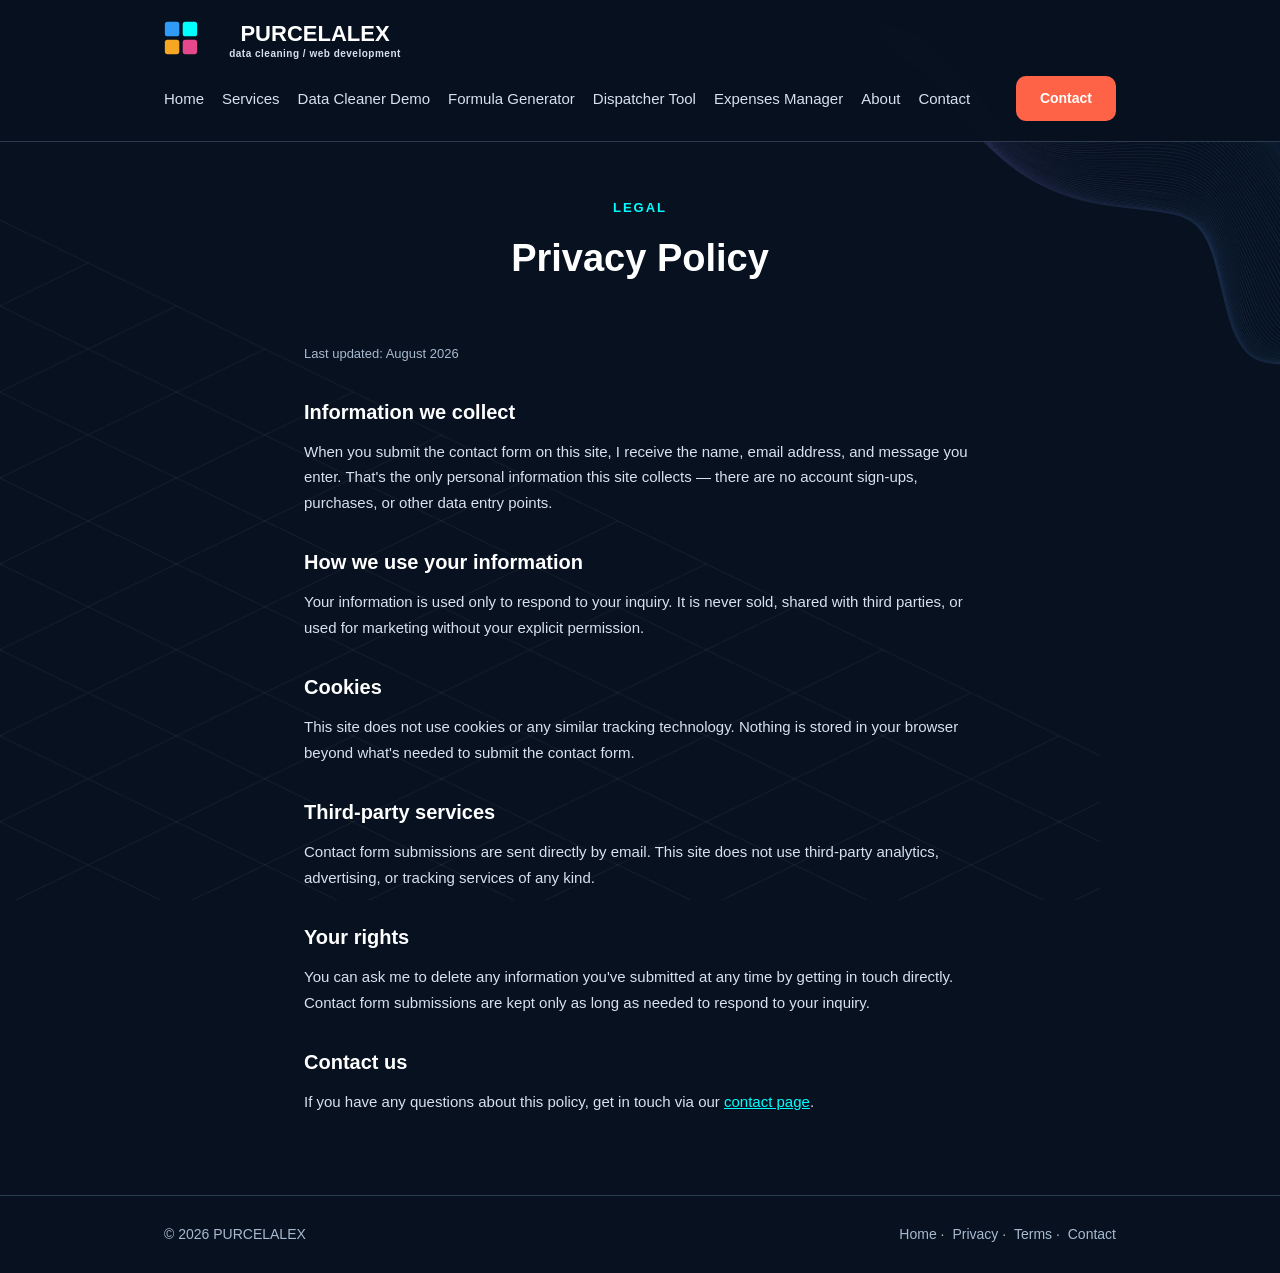
<file: privacy.html>
<!DOCTYPE html>
<html lang="en">
<head>
<meta charset="UTF-8">
<meta name="viewport" content="width=device-width, initial-scale=1.0">
<title>Privacy Policy — PURCELALEX</title>
<link rel="icon" type="image/svg+xml" href="logo-icon.svg">
<link rel="stylesheet" href="styles.css">
</head>
<body>

  <header>
    <nav class="container">
      <a href="index.html" class="logo">
        <img class="logo-mark" src="logo-iqon.svg" alt="">
        <span class="logo-copy"><span class="logo-name">PURCELALEX</span><span class="logo-tagline">data cleaning / web development</span></span>
      </a>
      <ul class="nav-links">
        <li><a href="index.html">Home</a></li>
        <li><a href="services.html">Services</a></li>
        <li><a href="data-cleaner-demo.html">Data Cleaner Demo</a></li>
        <li><a href="https://formula.purcelalex.com/">Formula Generator</a></li>
        <li><a href="https://dispatcher.purcelalex.com/" target="_blank" rel="noopener">Dispatcher Tool</a></li>
        <li><a href="https://expenses.purcelalex.com/" target="_blank" rel="noopener">Expenses Manager</a></li>
        <li><a href="about.html">About</a></li>
        <li><a href="contact.html">Contact</a></li>
      </ul>
      <button class="menu-toggle" type="button" aria-label="Open navigation menu" aria-expanded="false"><span></span><span></span><span></span></button>
      <a href="contact.html" class="btn btn-primary">Contact</a>
    </nav>
  </header>

  <section class="page-hero">
    <div class="container">
      <div class="eyebrow">Legal</div>
      <h1>Privacy Policy</h1>
    </div>
  </section>

  <div class="prose">
    <p class="updated">Last updated: August 2026</p>

    <h2>Information we collect</h2>
    <p>When you submit the contact form on this site, I receive the name, email address, and message you enter. That's the only personal information this site collects — there are no account sign-ups, purchases, or other data entry points.</p>

    <h2>How we use your information</h2>
    <p>Your information is used only to respond to your inquiry. It is never sold, shared with third parties, or used for marketing without your explicit permission.</p>

    <h2>Cookies</h2>
    <p>This site does not use cookies or any similar tracking technology. Nothing is stored in your browser beyond what's needed to submit the contact form.</p>

    <h2>Third-party services</h2>
    <p>Contact form submissions are sent directly by email. This site does not use third-party analytics, advertising, or tracking services of any kind.</p>

    <h2>Your rights</h2>
    <p>You can ask me to delete any information you've submitted at any time by getting in touch directly. Contact form submissions are kept only as long as needed to respond to your inquiry.</p>

    <h2>Contact us</h2>
    <p>If you have any questions about this policy, get in touch via our <a href="contact.html" style="color:var(--teal);text-decoration:underline;">contact page</a>.</p>
  </div>

  <footer>
    <div class="container">
      <p>&copy; 2026 PURCELALEX</p>
      <div class="footer-links">
        <a href="index.html">Home</a> ·
        <a href="privacy.html">Privacy</a> ·
        <a href="terms.html">Terms</a> ·
        <a href="contact.html">Contact</a>
      </div>
    </div>
  </footer>

  <script src="logo-align.js"></script>
  <script src="nav.js"></script>

</body>
</html>
</file>
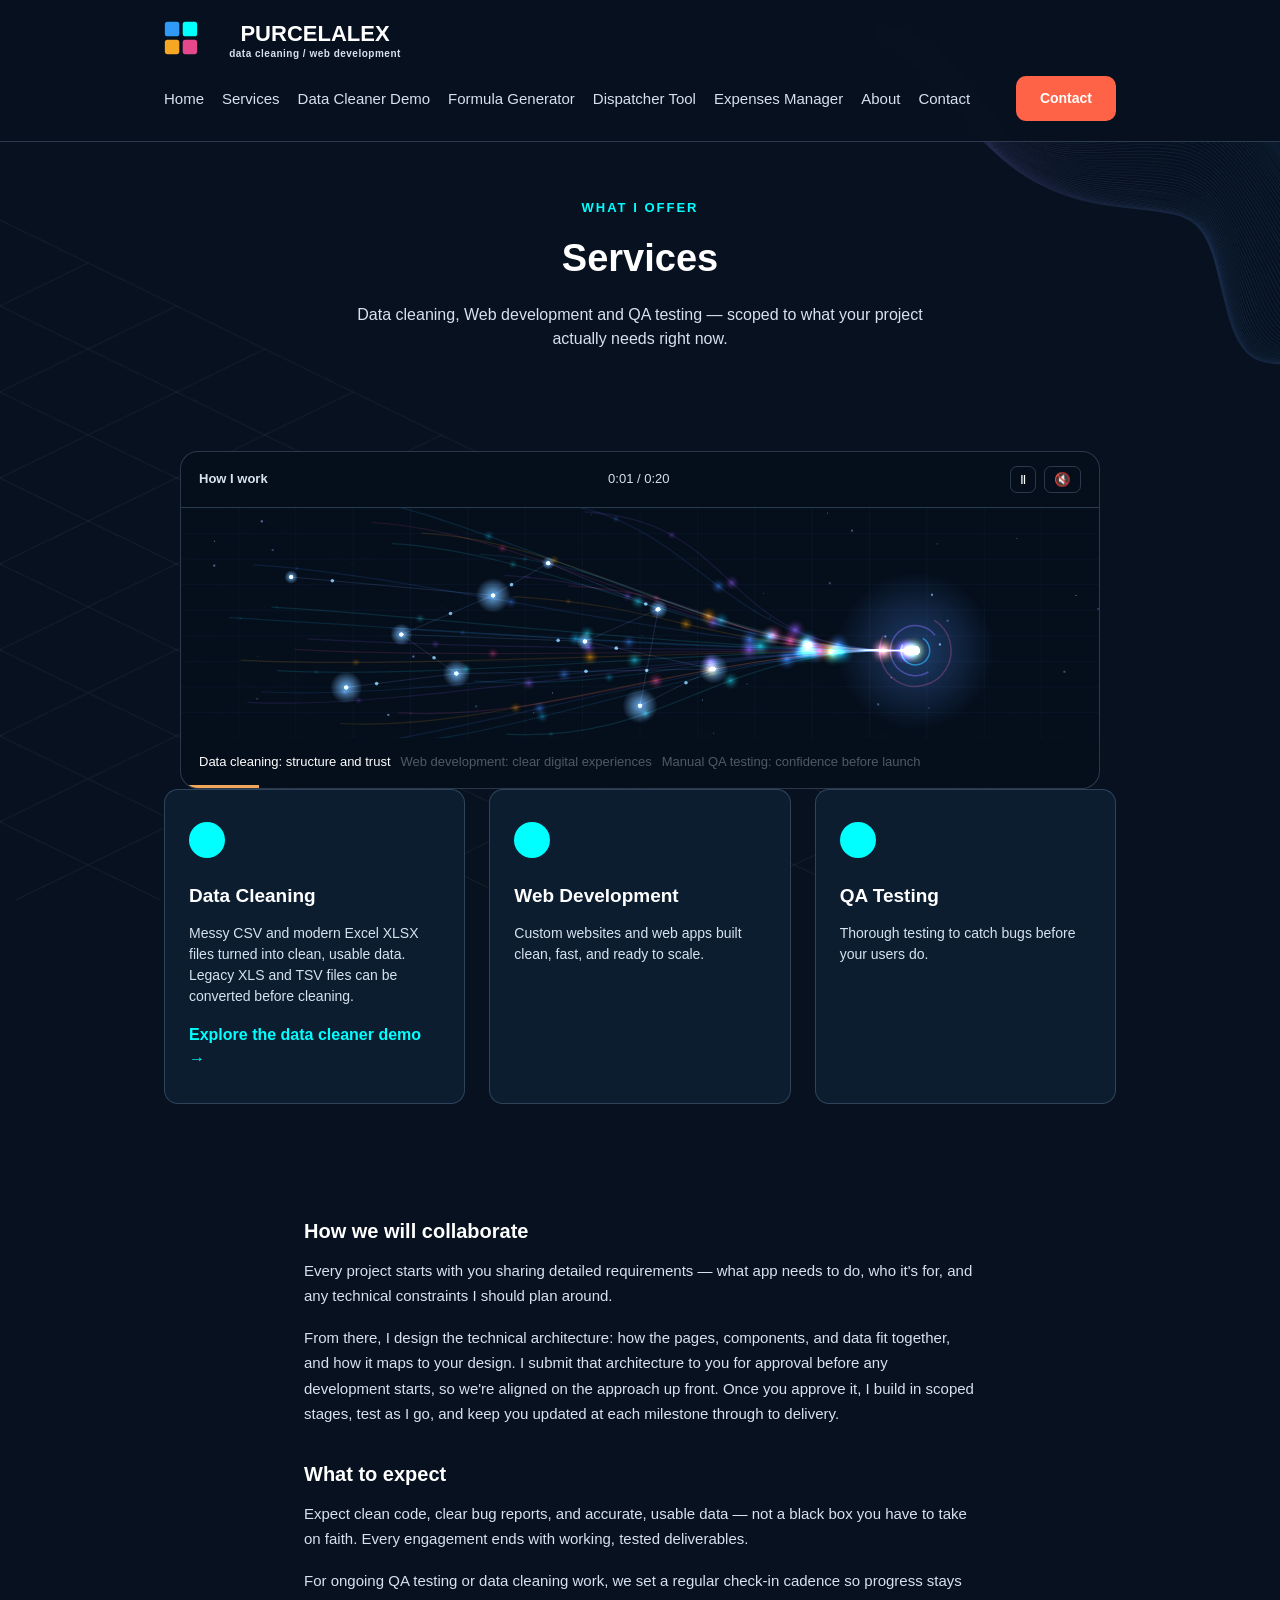
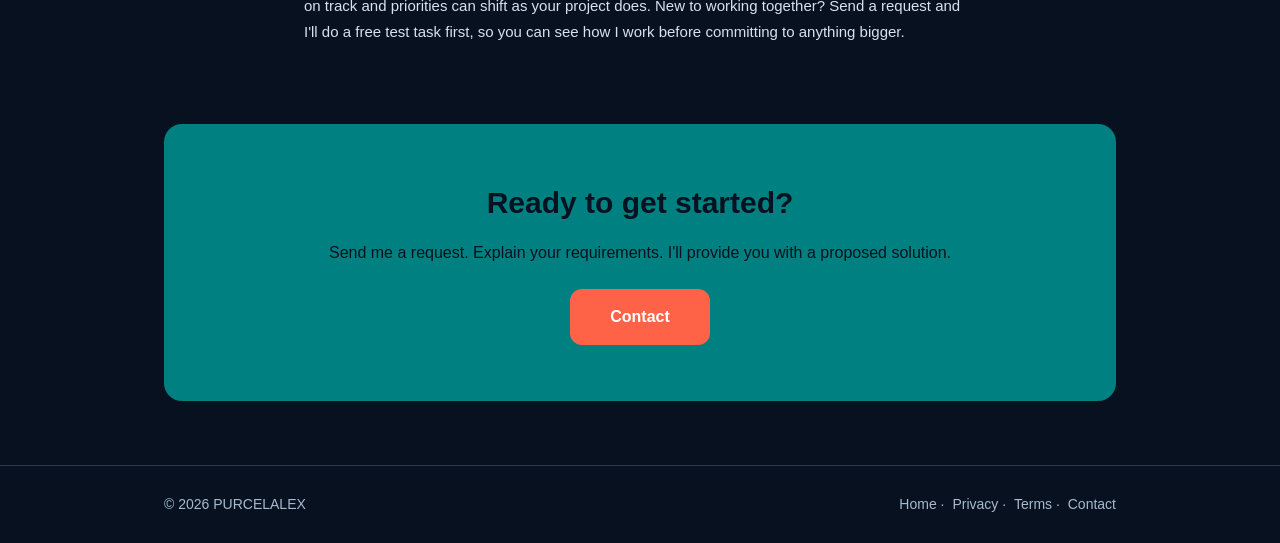
<file: services.html>
<!DOCTYPE html>
<html lang="en">
<head>
<meta charset="UTF-8">
<meta name="viewport" content="width=device-width, initial-scale=1.0">
<title>Services — PURCELALEX</title>
<link rel="icon" type="image/svg+xml" href="logo-icon.svg">
<link rel="stylesheet" href="styles.css">
</head>
<body>

  <header>
    <nav class="container">
      <a href="index.html" class="logo">
        <img class="logo-mark" src="logo-iqon.svg" alt="">
        <span class="logo-copy"><span class="logo-name">PURCELALEX</span><span class="logo-tagline">data cleaning / web development</span></span>
      </a>
      <ul class="nav-links">
        <li><a href="index.html">Home</a></li>
        <li><a href="services.html">Services</a></li>
        <li><a href="data-cleaner-demo.html">Data Cleaner Demo</a></li>
        <li><a href="https://formula.purcelalex.com/">Formula Generator</a></li>
        <li><a href="https://dispatcher.purcelalex.com/" target="_blank" rel="noopener">Dispatcher Tool</a></li>
        <li><a href="https://expenses.purcelalex.com/" target="_blank" rel="noopener">Expenses Manager</a></li>
        <li><a href="about.html">About</a></li>
        <li><a href="contact.html">Contact</a></li>
      </ul>
      <button class="menu-toggle" type="button" aria-label="Open navigation menu" aria-expanded="false"><span></span><span></span><span></span></button>
      <a href="contact.html" class="btn btn-primary">Contact</a>
    </nav>
  </header>

  <section class="page-hero">
    <div class="container">
      <div class="eyebrow">What I offer</div>
      <h1>Services</h1>
      <p>Data cleaning, Web development and QA testing — scoped to what your project actually needs right now.</p>
    </div>
  </section>

  <section class="services">
    <div class="services-animation" id="autoAnim" aria-label="Service workflow animation">
      <div class="aa-top"><strong>How I work</strong><span class="aa-time">0:00 / 0:20</span><span class="aa-controls"><button class="aa-play" type="button" aria-label="Pause animation">Ⅱ</button><button class="aa-sound" type="button" aria-label="Enable ambient sound">🔇</button></span></div>
      <canvas class="aa-canvas"></canvas>
      <div class="aa-lines"><span class="aa-line">Data cleaning: structure and trust</span><span class="aa-line">Web development: clear digital experiences</span><span class="aa-line">Manual QA testing: confidence before launch</span></div>
      <div class="aa-bar" style="height:3px;background:var(--orange);width:0"></div>
    </div>
    <div class="container">
      <div class="cards">
        <div class="card">
          <div class="icon"></div>
          <h3>Data Cleaning</h3>
          <p>Messy CSV and modern Excel XLSX files turned into clean, usable data. Legacy XLS and TSV files can be converted before cleaning.</p>
          <p style="margin-top:16px"><a class="btn-link" href="data-cleaner-demo.html">Explore the data cleaner demo →</a></p>
        </div>
        <div class="card">
          <div class="icon"></div>
          <h3>Web Development</h3>
          <p>Custom websites and web apps built clean, fast, and ready to scale.</p>
        </div>
        <div class="card">
          <div class="icon"></div>
          <h3>QA Testing</h3>
          <p>Thorough testing to catch bugs before your users do.</p>
        </div>
      </div>
    </div>
  </section>

  <div class="prose">
    <h2>How we will collaborate</h2>
    <p>Every project starts with you sharing detailed requirements — what app needs to do, who it's for, and any technical constraints I should plan around.</p>
    <p>From there, I design the technical architecture: how the pages, components, and data fit together, and how it maps to your design. I submit that architecture to you for approval before any development starts, so we're aligned on the approach up front. Once you approve it, I build in scoped stages, test as I go, and keep you updated at each milestone through to delivery.</p>

    <h2>What to expect</h2>
    <p>Expect clean code, clear bug reports, and accurate, usable data — not a black box you have to take on faith. Every engagement ends with working, tested deliverables.</p>
    <p>For ongoing QA testing or data cleaning work, we set a regular check-in cadence so progress stays on track and priorities can shift as your project does. New to working together? Send a request and I'll do a free test task first, so you can see how I work before committing to anything bigger.</p>
  </div>

  <section class="cta-band">
    <h2>Ready to get started?</h2>
    <p>Send me a request. Explain your requirements. I'll provide you with a proposed solution.</p>
    <a href="contact.html" class="btn btn-primary">Contact</a>
  </section>

  <footer>
    <div class="container">
      <p>&copy; 2026 PURCELALEX</p>
      <div class="footer-links">
        <a href="index.html">Home</a> ·
        <a href="privacy.html">Privacy</a> ·
        <a href="terms.html">Terms</a> ·
        <a href="contact.html">Contact</a>
      </div>
    </div>
  </footer>

  <script src="logo-align.js"></script>
  <script src="nav.js"></script>
  <script src="anim.js"></script>

</body>
</html>
</file>
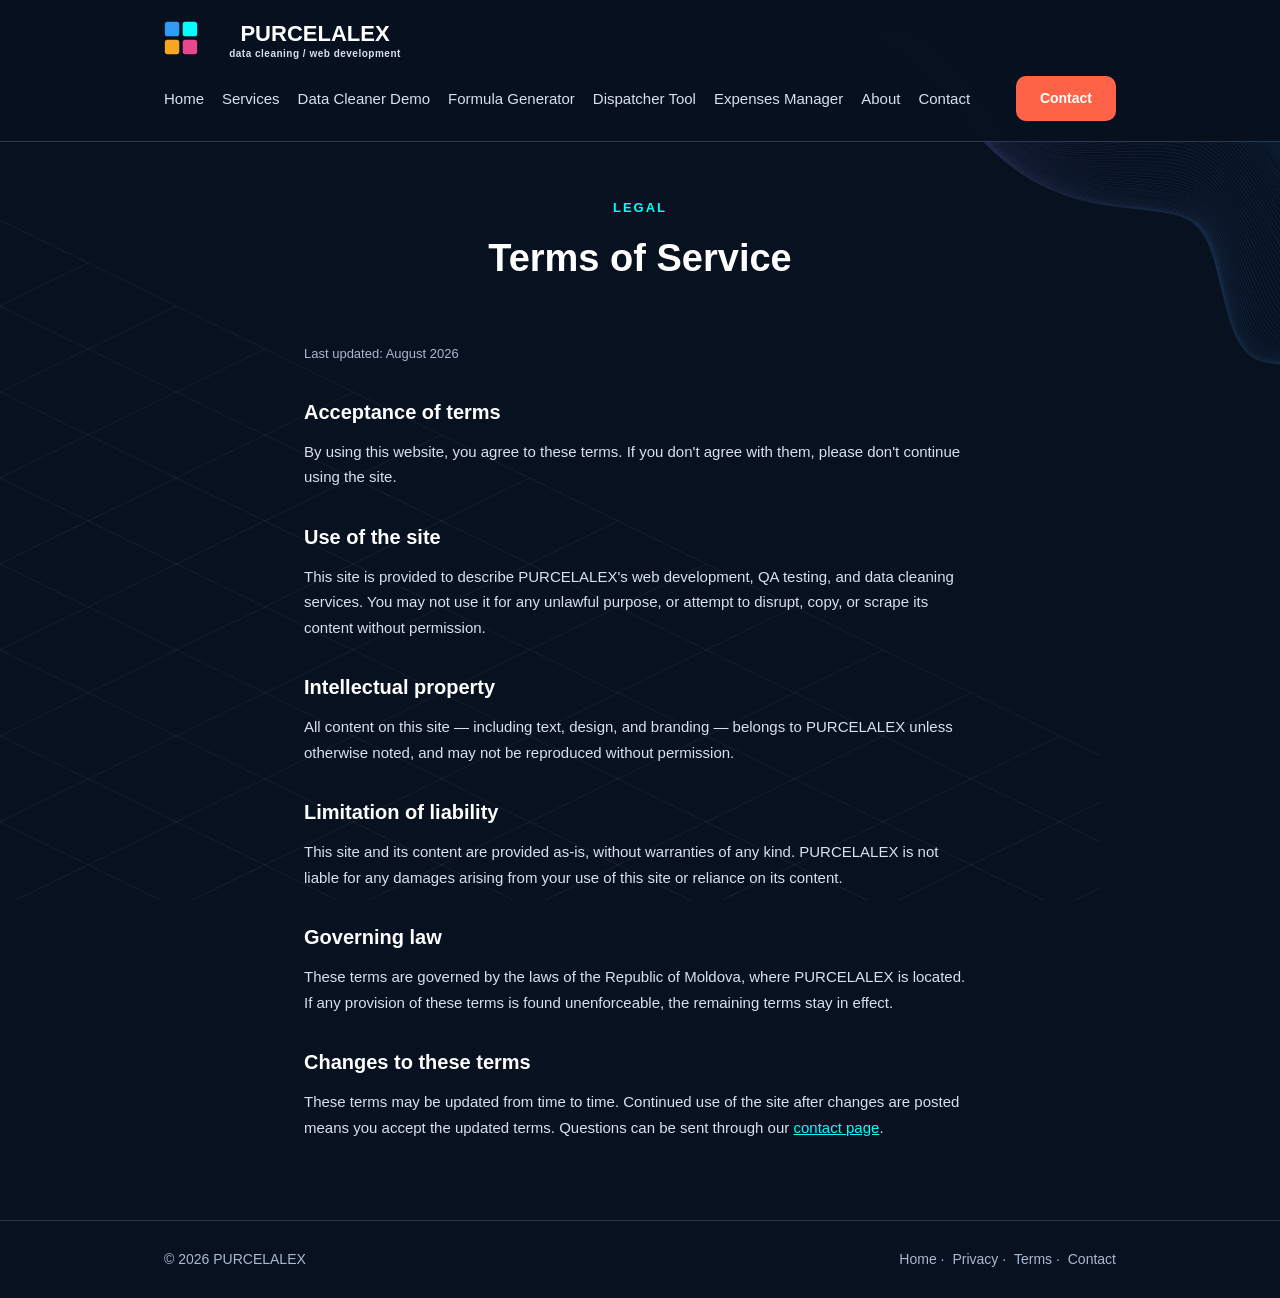
<file: terms.html>
<!DOCTYPE html>
<html lang="en">
<head>
<meta charset="UTF-8">
<meta name="viewport" content="width=device-width, initial-scale=1.0">
<title>Terms of Service — PURCELALEX</title>
<link rel="icon" type="image/svg+xml" href="logo-icon.svg">
<link rel="stylesheet" href="styles.css">
</head>
<body>

  <header>
    <nav class="container">
      <a href="index.html" class="logo">
        <img class="logo-mark" src="logo-iqon.svg" alt="">
        <span class="logo-copy"><span class="logo-name">PURCELALEX</span><span class="logo-tagline">data cleaning / web development</span></span>
      </a>
      <ul class="nav-links">
        <li><a href="index.html">Home</a></li>
        <li><a href="services.html">Services</a></li>
        <li><a href="data-cleaner-demo.html">Data Cleaner Demo</a></li>
        <li><a href="https://formula.purcelalex.com/">Formula Generator</a></li>
        <li><a href="https://dispatcher.purcelalex.com/" target="_blank" rel="noopener">Dispatcher Tool</a></li>
        <li><a href="https://expenses.purcelalex.com/" target="_blank" rel="noopener">Expenses Manager</a></li>
        <li><a href="about.html">About</a></li>
        <li><a href="contact.html">Contact</a></li>
      </ul>
      <button class="menu-toggle" type="button" aria-label="Open navigation menu" aria-expanded="false"><span></span><span></span><span></span></button>
      <a href="contact.html" class="btn btn-primary">Contact</a>
    </nav>
  </header>

  <section class="page-hero">
    <div class="container">
      <div class="eyebrow">Legal</div>
      <h1>Terms of Service</h1>
    </div>
  </section>

  <div class="prose">
    <p class="updated">Last updated: August 2026</p>

    <h2>Acceptance of terms</h2>
    <p>By using this website, you agree to these terms. If you don't agree with them, please don't continue using the site.</p>

    <h2>Use of the site</h2>
    <p>This site is provided to describe PURCELALEX's web development, QA testing, and data cleaning services. You may not use it for any unlawful purpose, or attempt to disrupt, copy, or scrape its content without permission.</p>

    <h2>Intellectual property</h2>
    <p>All content on this site — including text, design, and branding — belongs to PURCELALEX unless otherwise noted, and may not be reproduced without permission.</p>

    <h2>Limitation of liability</h2>
    <p>This site and its content are provided as-is, without warranties of any kind. PURCELALEX is not liable for any damages arising from your use of this site or reliance on its content.</p>

    <h2>Governing law</h2>
    <p>These terms are governed by the laws of the Republic of Moldova, where PURCELALEX is located. If any provision of these terms is found unenforceable, the remaining terms stay in effect.</p>

    <h2>Changes to these terms</h2>
    <p>These terms may be updated from time to time. Continued use of the site after changes are posted means you accept the updated terms. Questions can be sent through our <a href="contact.html" style="color:var(--teal);text-decoration:underline;">contact page</a>.</p>
  </div>

  <footer>
    <div class="container">
      <p>&copy; 2026 PURCELALEX</p>
      <div class="footer-links">
        <a href="index.html">Home</a> ·
        <a href="privacy.html">Privacy</a> ·
        <a href="terms.html">Terms</a> ·
        <a href="contact.html">Contact</a>
      </div>
    </div>
  </footer>

  <script src="logo-align.js"></script>
  <script src="nav.js"></script>

</body>
</html>
</file>
<file: styles.css>
:root{
  --teal:#00FFFF;
  --teal-light:rgba(0,255,255,.14);
  --teal-light-2:rgba(0,255,255,.28);
  --teal-light-3:rgba(0,255,255,.2);
  --orange:#F2A65A;
  --bg:#07111f;
  --dark:#ffffff;
  --gray:#d7e2ef;
  --border:rgba(157,190,224,.24);
  --footer-gray:#a8bad0;
}

*{box-sizing:border-box;margin:0;padding:0;}

body{
  font-family: Arial, Helvetica, sans-serif;
  background-color:var(--bg);
  background-image:url("img/Clip%20path%20group.png"),url("img/Assets.png");
  background-repeat:no-repeat,no-repeat;
  background-position:top right,bottom left;
  background-size:min(760px,72vw) auto,min(1100px,90vw) auto;
  background-attachment:fixed;
  color:var(--dark);
  line-height:1.5;
}

a{color:inherit;text-decoration:none;}
img{max-width:100%;display:block;}

.container{
  max-width:1000px;
  margin:0 auto;
  padding:0 24px;
}

.center {
  display: flex;
  justify-content: center;
  align-items: center;
}

/* ===== NAV ===== */
header{
  border-bottom:1px solid var(--border);
  position:sticky;
  top:0;
  z-index:100;
  background:rgba(7,17,31,.92);
  backdrop-filter:blur(12px);
}
nav.container{
  display:flex;
  align-items:center;
  justify-content:space-between;
  padding-top:20px;
  padding-bottom:20px;
  flex-wrap:wrap;
  gap:16px;
}
.logo{
  display:flex;
  flex-direction:column;
  justify-content:center;
  align-items:flex-start;
  flex-direction:row;
  gap:10px;
  line-height:1.25;
}
.logo-name{
  display:block;
  font-family:Helvetica, Arial, sans-serif;
  font-size:21px;
  font-weight:700;
  color:#fff;
  white-space:nowrap;
}
.logo-mark{width:34px;height:34px;flex:0 0 34px;margin-top:1px}
.logo-copy{display:flex;flex-direction:column;justify-content:center;align-items:center;width:214px}
.logo-name{display:block;width:100%;font-size:22px;letter-spacing:0;text-align:center;transform:none}
.logo-tagline{
  font-size:10px;
  font-weight:600;
  letter-spacing:0.5px;
  color:var(--gray);
  white-space:nowrap;
}
.nav-links{
  display:flex;
  /* 18px, not 32px: with six links the header row needs 928px and
     nav.container gives it 952px. At the old 32px it needed 998px and the
     CTA wrapped onto a second line under the logo. */
  gap:18px;
  list-style:none;
}
.nav-links a{
  font-size:15px;
  color:var(--gray);
}
.nav-links a:hover{ color:var(--teal); }
.menu-toggle{
  display:none;
  width:44px;
  height:42px;
  padding:8px;
  border:1px solid var(--border);
  border-radius:10px;
  background:rgba(14,31,52,.9);
  color:#fff;
  cursor:pointer;
}
.menu-toggle span{display:block;height:2px;margin:5px 2px;background:currentColor;border-radius:2px;transition:transform .2s,opacity .2s}
.menu-toggle[aria-expanded="true"] span:nth-child(1){transform:translateY(7px) rotate(45deg)}
.menu-toggle[aria-expanded="true"] span:nth-child(2){opacity:0}
.menu-toggle[aria-expanded="true"] span:nth-child(3){transform:translateY(-7px) rotate(-45deg)}
.btn{
  display:inline-block;
  font-weight:600;
  font-size:14px;
  border-radius:10px;
  padding:12px 24px;
  border:none;
  cursor:pointer;
  text-align:center;
}
.btn-primary{
  background:#FF6347;
  color:#fff;
}
.btn-primary:hover{ background:#00FF00;color:#07111f; }
.btn-teal{
  background:#FF6347;
  color:#fff;
  border-radius:12px;
  padding:16px 32px;
  font-size:16px;
}
.btn-teal:hover{ background:#00FF00;color:#07111f; }
.btn-link{
  color:var(--teal);
  font-weight:600;
  font-size:16px;
}
.btn-outline,.btn-light{background:#FF6347;color:#fff;border-color:#FF6347}
.btn-outline:hover,.btn-light:hover{background:#00FF00;color:#07111f;border-color:#00FF00}

/* ===== HERO ===== */
.hero{
  padding:64px 0;
}
.hero .container{
  display:flex;
  align-items:center;
  gap:48px;
  flex-wrap:wrap;
}
.hero-copy{
  flex:1 1 420px;
}
.eyebrow{
  font-size:13px;
  font-weight:700;
  letter-spacing:2px;
  color:var(--teal);
  text-transform:uppercase;
}
.hero h1{
  font-size:46px;
  font-weight:700;
  line-height:1.15;
  margin-top:16px;
  color:var(--dark);
}
.hero p{
  font-size:17px;
  color:var(--gray);
  margin-top:20px;
  max-width:480px;
}
.hero-ctas{
  margin-top:32px;
  display:flex;
  align-items:center;
  gap:28px;
  flex-wrap:wrap;
}
.hero-ctas .btn-primary{
  border-radius:12px;
  padding:16px 32px;
  font-size:16px;
}
.hero-image{
  flex:1 1 340px;
  max-width:480px;
  background:var(--teal-light);
  border-radius:18px;
  aspect-ratio: 2592 / 1944;
  overflow:hidden;
}
.hero-image .coach-photo{
  width:100%;
  height:100%;
  object-fit:cover;
  object-position:center;
}

/* ===== SERVICES ===== */
.services{
  padding:64px 0;
}
.services h2{
  font-size:30px;
  font-weight:700;
  text-align:center;
  margin-bottom:40px;
}
.cards{
  display:grid;
  grid-template-columns:repeat(3, 1fr);
  gap:24px;
}
.card{
  background:rgba(14,31,52,.88);
  border:1px solid var(--border);
  border-radius:14px;
  padding:32px 24px;
  transition:transform .22s ease,box-shadow .22s ease;
  transform-origin:center;
  position:relative;
  z-index:1;
}
.card:hover{transform:scale(1.2);z-index:4;box-shadow:0 22px 48px rgba(0,0,0,.45)}
.card .icon{
  width:36px;
  height:36px;
  border-radius:50%;
  background:var(--teal);
  margin-bottom:24px;
}
.card h3{
  font-size:19px;
  font-weight:700;
  margin-bottom:12px;
}
.card p{
  font-size:14px;
  color:var(--gray);
}
.card .card-example{margin-top:10px; font-size:14px; opacity:.9}
.card .card-example a{color:var(--teal); font-weight:600; text-decoration:underline; text-underline-offset:3px}

/* ===== TESTIMONIAL ===== */
.testimonial{
  padding:64px 24px;
  text-align:center;
  max-width:700px;
  margin:0 auto;
}
.testimonial .quote-mark{
  font-size:60px;
  font-weight:700;
  color:var(--orange);
  line-height:1;
}
.testimonial p{
  font-size:22px;
  font-style:italic;
  color:var(--dark);
}
.testimonial .author{
  margin-top:24px;
  font-size:15px;
  font-weight:600;
  color:var(--gray);
  font-style:normal;
}

/* ===== CONTACT FORM ===== */
.contact{
  padding:64px 0;
}
.contact-box{
  max-width:560px;
  margin:0 auto;
  background:rgba(14,31,52,.94);
  border:1px solid var(--border);
  border-radius:18px;
  padding:40px;
}
.contact h2{
  font-size:28px;
  font-weight:700;
  text-align:center;
}
.contact-sub{
  text-align:center;
  color:var(--gray);
  font-size:15px;
  margin-top:12px;
  margin-bottom:28px;
}
.form-group{
  margin-bottom:18px;
}
label{
  display:block;
  font-size:14px;
  font-weight:600;
  margin-bottom:6px;
  color:var(--dark);
}
input, textarea{
  width:100%;
  font-family:inherit;
  font-size:15px;
  padding:12px 14px;
  border:1px solid var(--border);
  border-radius:10px;
  background:rgba(7,17,31,.75);
  color:var(--dark);
}
input, textarea{background:#708090;color:#07111f}
input::placeholder, textarea::placeholder{color:#263746}
input:focus, textarea:focus{
  outline:2px solid var(--teal);
  outline-offset:1px;
}
textarea{ resize:vertical; min-height:110px; }
.form-submit{
  width:100%;
  margin-top:8px;
  border-radius:10px;
  padding:14px;
  font-size:16px;
}
.form-status{
  margin-top:14px;
  font-size:14px;
  text-align:center;
}
.form-status.success{ color:var(--teal); }
.form-status.error{ color:#c0392b; }

/* ===== CTA BAND ===== */
.cta-band{
  margin:0 24px 64px;
  max-width:952px;
  margin-left:auto;
  margin-right:auto;
  background:#00FFFF;
  border-radius:18px;
  padding:56px 32px;
  text-align:center;
}
.cta-band{background:#008080}
.cta-band h2{
  color:#07111f;
  font-size:30px;
  font-weight:700;
}
.cta-band p{
  color:#07111f;
  font-size:16px;
  margin-top:16px;
}
.cta-band .btn-primary{
  margin-top:24px;
  border-radius:12px;
  padding:16px 40px;
  font-size:16px;
}

/* ===== FOOTER ===== */
footer{
  border-top:1px solid var(--border);
  padding:28px 0;
}
.services-intro{max-width:680px;margin:0 auto 28px;text-align:center;color:var(--gray)}
.services-animation{margin:28px auto 0;max-width:920px;border:1px solid var(--border);border-radius:18px;background:rgba(5,14,28,.82);overflow:hidden}
.aa-top{display:flex;justify-content:space-between;align-items:center;padding:14px 18px;border-bottom:1px solid var(--border);color:var(--gray);font-size:13px}
.aa-canvas{display:block;width:100%;height:230px}
.aa-lines{display:flex;gap:10px;flex-wrap:wrap;padding:14px 18px;color:var(--gray);font-size:13px}
.aa-line{opacity:.35;transition:opacity .25s,color .25s}.aa-line.active{opacity:1;color:#fff}
.aa-controls{display:flex;gap:8px}.aa-controls button{border:1px solid var(--border);background:transparent;color:#fff;border-radius:7px;padding:5px 9px;cursor:pointer}
footer .container{
  display:flex;
  justify-content:space-between;
  align-items:center;
  flex-wrap:wrap;
  gap:12px;
}
footer p, footer .footer-links{
  font-size:14px;
  color:var(--footer-gray);
}
.footer-links a{ margin-left:4px; }

/* ===== PAGE HERO (subpages) ===== */
.page-hero{
  padding:56px 0 8px;
  text-align:center;
}
.page-hero .eyebrow{
  display:block;
}
.page-hero h1{
  font-size:38px;
  font-weight:700;
  margin-top:12px;
  color:var(--dark);
}
.page-hero p{
  font-size:16px;
  color:var(--gray);
  max-width:600px;
  margin:16px auto 0;
}

/* ===== PROSE (long-form text: about / legal) ===== */
.prose{
  max-width:720px;
  margin:0 auto;
  padding:48px 24px 64px;
}
.prose h2{
  font-size:20px;
  font-weight:700;
  margin:32px 0 12px;
  color:var(--dark);
}
.prose h2:first-child{ margin-top:0; }
.prose p{
  font-size:15px;
  color:var(--gray);
  line-height:1.7;
  margin-bottom:16px;
}
.timeline{
  list-style:none;
  margin-top:8px;
}
.timeline li{
  padding:20px 0;
  border-bottom:1px solid var(--border);
}
.timeline li:last-child{
  border-bottom:none;
  padding-bottom:0;
}
.timeline-role{
  font-size:15px;
  font-weight:700;
  color:var(--dark);
}
.timeline-meta{
  font-size:13px;
  font-weight:600;
  letter-spacing:0.3px;
  color:var(--teal);
  margin-top:2px;
  margin-bottom:8px;
}
.timeline p{
  margin-bottom:0;
}
.prose .updated{
  font-size:13px;
  color:var(--footer-gray);
  margin-bottom:8px;
}

/* ===== RESPONSIVE ===== */
/* The header row needs about 928px. nav.container is capped at 1000px with
   24px of padding, so from roughly 1000px downwards the logo, six links and
   the CTA stop fitting on one line and the button drops beneath the logo.
   The hamburger therefore has to take over at 1000px, not at 768px. The
   768px block below still applies on phones and refines the sizing further. */
@media (max-width: 999px){
  nav.container{position:relative; flex-wrap:nowrap; gap:10px}
  nav.container .logo{min-width:0; flex:1 1 auto}
  .menu-toggle{display:block; flex:0 0 44px; margin-left:auto}
  /* Contact still reachable — it is a link inside the panel. */
  nav.container > .btn-primary{display:none}
  .nav-links{display:none; position:absolute; top:100%; left:0; right:0; order:3; width:auto;
    padding:14px 24px 18px; flex-direction:column; align-items:stretch; gap:0;
    background:rgba(7,17,31,.98); border-bottom:1px solid var(--border);
    box-shadow:0 14px 24px rgba(0,0,0,.25)}
  .nav-links.is-open{display:flex}
  .nav-links li{border-bottom:1px solid rgba(157,190,224,.14)}
  .nav-links li:last-child{border-bottom:0}
  .nav-links a{display:block; padding:11px 4px; font-size:16px}
}

@media (max-width: 768px){
  nav.container{position:relative; flex-wrap:nowrap; padding-top:14px; padding-bottom:14px; gap:10px}
  nav.container .logo{min-width:0; flex:1 1 auto; gap:8px}
  nav.container .logo-copy{width:auto; min-width:0}
  nav.container .logo-name{font-size:20px}
  nav.container .logo-tagline{font-size:9px; overflow:hidden; text-overflow:ellipsis}
  .menu-toggle{display:block; flex:0 0 44px; margin-left:auto;}
  nav.container > .btn-primary{display:none}
  .nav-links{display:none; position:absolute; top:100%; left:0; right:0; order:3; width:auto; padding:14px 24px 18px; flex-direction:column; align-items:stretch; gap:0; background:rgba(7,17,31,.98); border-bottom:1px solid var(--border); box-shadow:0 14px 24px rgba(0,0,0,.25)}
  .nav-links.is-open{display:flex}
  .nav-links li{border-bottom:1px solid rgba(157,190,224,.14)}
  .nav-links li:last-child{border-bottom:0}
  .nav-links a{display:block; padding:11px 4px; font-size:16px}
  .hero{ padding:40px 0; }
  .hero h1{ font-size:34px; }
  .logo-tagline{white-space:normal}
  .hero .container{ gap:32px; }
  .hero-image{ order:-1; width:100%; max-width:420px; margin:0 auto; }
  .cards{ grid-template-columns:1fr; }
  .services h2{ font-size:26px; }
  .testimonial p{ font-size:18px; }
  .contact-box{ padding:28px 20px; }
  .cta-band{ padding:40px 20px; margin-left:20px; margin-right:20px; }
  .cta-band h2{ font-size:24px; }
  footer .container{ flex-direction:column; text-align:center; }
}

@media (max-width: 480px){
  .hero h1{ font-size:28px; }
  .hero-ctas{ flex-direction:column; align-items:stretch; }
  .hero-ctas .btn-primary, .hero-ctas .btn-link{ text-align:center; }
  .page-hero h1{ font-size:28px; }
}
</file>
<file: data-cleaner-demo.css>
:root{--demo-ink:#ffffff;--demo-green:#00FFFF;--demo-red:#ff8d87;--demo-blue:#8fc9ef}
.sr-only{position:absolute;width:1px;height:1px;padding:0;margin:-1px;overflow:hidden;clip:rect(0,0,0,0);white-space:nowrap;border:0}
.demo-hero{padding:72px 0 56px;background:linear-gradient(135deg,var(--bg) 58%,var(--teal-light) 58%)}
.demo-hero-grid{display:grid;grid-template-columns:minmax(0,1.2fr) minmax(310px,.8fr);gap:72px;align-items:center}
.demo-hero h1{font-size:52px;line-height:1.04;max-width:650px;margin-top:16px;letter-spacing:-1.8px;color:var(--demo-ink)}
.demo-lead{font-size:18px;color:var(--gray);max-width:620px;margin-top:24px;line-height:1.7}
.demo-hero-actions{display:flex;gap:14px;flex-wrap:wrap;margin-top:30px}
.btn-outline{border:1px solid var(--teal);color:var(--teal);background:transparent;padding:15px 26px}
.btn-outline:hover{background:var(--teal-light)}
.sample-limit{font-size:13px;color:var(--gray);margin-top:18px;max-width:590px}
.sample-limit strong{color:var(--dark)}
.hero-proof{background:rgba(14,31,52,.94);border:1px solid rgba(157,190,224,.24);border-radius:22px;padding:28px;box-shadow:0 24px 60px rgba(0,0,0,.28);transform:none;justify-self:stretch}
.proof-topline{display:flex;justify-content:space-between;align-items:center;color:var(--gray);font-size:12px;font-weight:700;text-transform:uppercase;letter-spacing:.8px}
.live-dot{color:var(--teal);text-transform:none;letter-spacing:0}.live-dot:before{content:"";display:inline-block;width:7px;height:7px;background:var(--teal);border-radius:50%;margin-right:6px}
.proof-score{font-size:72px;font-weight:700;line-height:1;margin-top:34px;color:var(--demo-ink)}.proof-score small{font-size:22px;color:var(--gray);font-weight:400}.hero-proof>p{color:var(--gray);font-size:14px;margin-top:6px}
.proof-bars{height:72px;display:flex;align-items:flex-end;gap:8px;margin:28px 0}.proof-bars span{height:var(--bar);flex:1;background:var(--teal-light-2);border-radius:5px 5px 2px 2px}.proof-bars span:nth-child(2){background:var(--orange)}
.proof-result{background:var(--teal-light);border-radius:10px;padding:12px;font-size:13px;font-weight:600;color:var(--teal)}.proof-result span{display:inline-grid;place-items:center;width:20px;height:20px;background:var(--teal);color:white;border-radius:50%;margin-right:8px}
.trust-strip{border-top:1px solid var(--border);border-bottom:1px solid var(--border);background:#fff}.trust-items{display:grid;grid-template-columns:repeat(3,1fr);padding-top:18px;padding-bottom:18px}.trust-items span{text-align:center;color:var(--gray);font-size:13px;border-right:1px solid var(--border)}.trust-items span:last-child{border:0}.trust-items b{color:var(--orange);margin-right:9px}
.demo-section,.results-section,.process-section{padding:78px 0}.results-section{background:#708090}.section-heading{display:flex;align-items:end;justify-content:space-between;gap:40px;margin-bottom:34px}.section-heading h2{font-size:34px;color:var(--demo-ink);margin-top:8px}.section-heading>p{max-width:440px;color:var(--gray);font-size:14px;line-height:1.65}.compact-heading{margin-bottom:28px}
.dataset-picker{display:grid;grid-template-columns:repeat(2,1fr);gap:16px;margin-bottom:24px}.dataset-card{appearance:none;border:1px solid var(--border);border-radius:14px;background:#fff;padding:18px;display:flex;align-items:center;gap:14px;text-align:left;cursor:pointer;font:inherit;color:var(--dark);transition:.2s ease}.dataset-card:hover{border-color:var(--teal-light-2);transform:translateY(-1px)}.dataset-card.is-active{border:2px solid var(--teal);padding:17px;background:var(--teal-light)}.dataset-icon{width:44px;height:44px;display:grid;place-items:center;border-radius:11px;background:var(--teal);color:white;font-weight:700;font-size:12px;letter-spacing:1px}.dataset-card strong,.dataset-card small{display:block}.dataset-card small{color:var(--gray);margin-top:3px}
.demo-workspace,.change-log-card{background:#fff;border:1px solid var(--border);border-radius:18px;overflow:hidden;box-shadow:0 12px 35px rgba(42,42,42,.06)}.workspace-toolbar{display:flex;justify-content:space-between;align-items:center;padding:20px 22px;border-bottom:1px solid var(--border)}.workspace-toolbar strong,.workspace-label{display:block}.workspace-label{font-size:11px;text-transform:uppercase;letter-spacing:1.2px;color:var(--teal);font-weight:700;margin-bottom:4px}.run-demo{display:flex;align-items:center;gap:8px}.run-demo:disabled{opacity:.6;cursor:wait}
.view-tabs{display:flex;gap:8px;padding:12px 20px 0;background:#faf9f6}.view-tabs button{border:0;border-bottom:3px solid transparent;background:transparent;padding:12px 14px;cursor:pointer;color:var(--gray);font-weight:600}.view-tabs button[aria-selected="true"]{color:var(--teal);border-color:var(--teal)}.view-tabs button:disabled{opacity:.45;cursor:not-allowed}.view-tabs span{font-size:11px;background:var(--teal-light);padding:3px 6px;border-radius:10px;margin-left:5px}
.table-frame{width:100%;overflow-x:auto}table{width:100%;border-collapse:collapse;font-size:13px}th{text-align:left;color:var(--gray);font-size:11px;text-transform:uppercase;letter-spacing:.5px;background:#faf9f6}th,td{padding:13px 15px;border-bottom:1px solid var(--border);white-space:nowrap}tbody tr:last-child td{border-bottom:0}.cell-issue{background:#fff1e5;color:#8b4a19}.cell-fixed{background:#e7f4ed;color:#21664e}.row-duplicate td{opacity:.65;text-decoration-line:line-through;text-decoration-color:#c8766f}.table-hint{display:none;font-size:11px;color:var(--gray);padding:8px 20px 14px}.processing-state{min-height:0;text-align:center;color:var(--teal);font-weight:600;font-size:13px}.processing-state.is-processing{padding:16px;border-top:1px solid var(--border)}
.quality-grid{display:grid;grid-template-columns:1.05fr 1.95fr;gap:20px;margin-bottom:22px}.overall-card{display:flex;gap:24px;align-items:center;background:var(--teal);color:#fff;border-radius:17px;padding:26px}.score-ring{width:118px;height:118px;flex:0 0 118px;border:9px solid rgba(255,255,255,.2);border-top-color:var(--orange);border-radius:50%;display:grid;place-content:center;text-align:center;font-size:36px;font-weight:700}.score-ring small{font-size:12px;color:#d9eae7}.quality-label{font-size:11px;text-transform:uppercase;letter-spacing:1px;color:#cde3e0}.overall-card strong{display:block;font-size:20px;margin:7px 0}.overall-card p{font-size:12px;color:#cde3e0;line-height:1.5}.metric-cards{display:grid;grid-template-columns:repeat(2,1fr);gap:12px}.metric-card{background:#fff;border:1px solid var(--border);border-radius:14px;padding:17px}.metric-top{display:flex;justify-content:space-between;font-size:13px}.metric-top strong{font-size:18px;color:var(--demo-ink)}.metric-bar{height:6px;background:var(--teal-light);border-radius:9px;margin:13px 0 8px;overflow:hidden}.metric-bar span{display:block;height:100%;width:var(--metric);background:var(--teal);border-radius:9px}.metric-card small{color:var(--gray)}
.change-log-header{display:flex;justify-content:space-between;align-items:center;padding:20px 22px;border-bottom:1px solid var(--border)}.change-log-header h3{font-size:20px}.change-count{background:var(--teal-light);color:var(--teal);border-radius:20px;padding:7px 11px;font-size:12px;font-weight:700}
.process-section{background:var(--bg)}.process-steps{list-style:none;display:grid;grid-template-columns:repeat(3,1fr);gap:18px}.process-steps li{display:flex;gap:15px;padding:22px;background:#fff;border:1px solid var(--border);border-radius:14px}.process-steps li>span{display:grid;place-items:center;flex:0 0 34px;height:34px;border-radius:50%;background:var(--teal-light);color:var(--teal);font-weight:700}.process-steps strong{color:var(--demo-ink)}.process-steps p{font-size:13px;color:var(--gray);margin-top:8px;line-height:1.55}
.demo-cta{padding:0 24px 68px}.demo-cta-inner{max-width:952px;background:var(--teal);border-radius:20px;padding:48px;display:flex;align-items:center;justify-content:space-between;gap:34px}.demo-cta .eyebrow{color:var(--orange)}.demo-cta h2{color:white;font-size:30px;margin-top:8px}.demo-cta p{color:#cde3e0;margin-top:12px}.demo-cta-actions{display:flex;gap:10px;flex-wrap:wrap;justify-content:flex-end}.btn-light{background:#fff;color:var(--teal)}
@media(max-width:900px){.demo-hero-grid{grid-template-columns:1fr;gap:40px}.hero-proof{max-width:500px}.quality-grid{grid-template-columns:1fr}.nav-links{gap:18px}.process-steps{grid-template-columns:1fr}.demo-cta-inner{align-items:flex-start;flex-direction:column}.demo-cta-actions{justify-content:flex-start}}
@media(max-width:768px){.demo-hero{padding:48px 0;background:linear-gradient(180deg,var(--bg) 65%,var(--teal-light) 65%)}.demo-hero h1{font-size:38px;letter-spacing:-1px}.trust-items{grid-template-columns:1fr;gap:9px}.trust-items span{border-right:0}.section-heading{display:block}.section-heading>p{margin-top:14px}.dataset-picker{grid-template-columns:1fr}.quality-grid{grid-template-columns:1fr}.metric-cards{grid-template-columns:1fr}.workspace-toolbar{align-items:flex-start;gap:14px;flex-direction:column}.table-hint{display:block}.overall-card{align-items:flex-start}.demo-cta-inner{padding:36px 24px}.demo-section,.results-section,.process-section{padding:58px 0}}
@media(max-width:480px){.demo-hero h1{font-size:32px}.demo-hero-actions,.demo-hero-actions .btn{width:100%}.proof-topline{align-items:flex-start;gap:10px;flex-direction:column}.overall-card{flex-direction:column}.demo-cta-actions,.demo-cta-actions .btn{width:100%}.section-heading h2{font-size:28px}}
@media(prefers-reduced-motion:reduce){*,*:before,*:after{scroll-behavior:auto!important;transition:none!important}}

/* Global action palette: Tomato buttons with Lime hover feedback. */
.btn,.btn-primary,.btn-teal,.btn-outline,.btn-light{background:#FF6347!important;color:#fff!important;border-color:#FF6347!important}
.btn:hover,.btn-primary:hover,.btn-teal:hover,.btn-outline:hover,.btn-light:hover{background:#00FF00!important;color:#07111f!important;border-color:#00FF00!important}
.cell-fixed{background:#E8F5F5!important;color:#2F4F4F!important}
.demo-workspace table tr.row-has-issues td{background:#fffaf5!important}
.demo-workspace table tr.row-has-issues td.cell-issue{background:#FFF1E5!important;color:#7A2F1F!important}
.results-section .eyebrow,
.results-section .section-heading h2,
.results-section .section-heading>p,
.results-section .overall-card,
.results-section .overall-card p,
.results-section .overall-card strong,
.results-section .quality-label,
.results-section .score-ring small,
.results-section .metric-card,
.results-section .metric-top,
.results-section .metric-top strong,
.results-section .metric-card small,
.results-section .change-log-header,
.results-section .change-count{color:#000!important}
.workspace-toolbar strong{font-size:20px;color:#2F4F4F!important;letter-spacing:.2px}
.workspace-toolbar{background:#fff}
.demo-cta-actions .btn{width:246px}
.trust-items span{color:#000!important}
.workspace-label{color:#2F4F4F!important}
.process-steps strong{color:#2F4F4F!important}
.process-steps p{color:#263746!important}
.demo-cta p{color:#FF4500!important}
.demo-cta .eyebrow,.demo-cta p{color:#000!important}
.demo-cta-inner{background:#00FFFF!important}
.demo-cta h2{color:#07111f!important}
@media(max-width:480px){.demo-cta-actions .btn{width:100%}}
.process-steps li>span{color:#FF4500!important}
.demo-cta-inner{background:#008080!important}
.demo-cta h2{color:#fff!important}
.demo-cta p{color:#FF4500!important}
table th{color:#000!important}
.dataset-picker .dataset-card{background:rgba(14,31,52,.94)!important;color:#fff!important;border-color:rgba(157,190,224,.3);transition:transform .22s ease,box-shadow .22s ease,background .22s ease;position:relative;z-index:1}
.dataset-picker .dataset-card:hover{transform:scale(1.2);z-index:3;background:rgba(14,31,52,.98)!important;box-shadow:0 20px 42px rgba(0,0,0,.45)}
.dataset-picker .dataset-card.is-active{background:rgba(14,31,52,.98)!important;border-color:#00FFFF}
.dataset-picker .dataset-icon{color:#000!important}
.demo-workspace table td{color:#2F4F4F!important}
.demo-workspace table .cell-issue{background:#FFF1E5!important;color:#7A2F1F!important}
.demo-workspace table .cell-fixed{background:#E8F5F5!important;color:#2F4F4F!important}
.view-tabs button[aria-selected="true"]{color:#008080!important;border-color:#008080!important}
.processing-state{color:#008080!important}
.demo-cta .eyebrow,.demo-cta p{color:#000!important}
</file>
